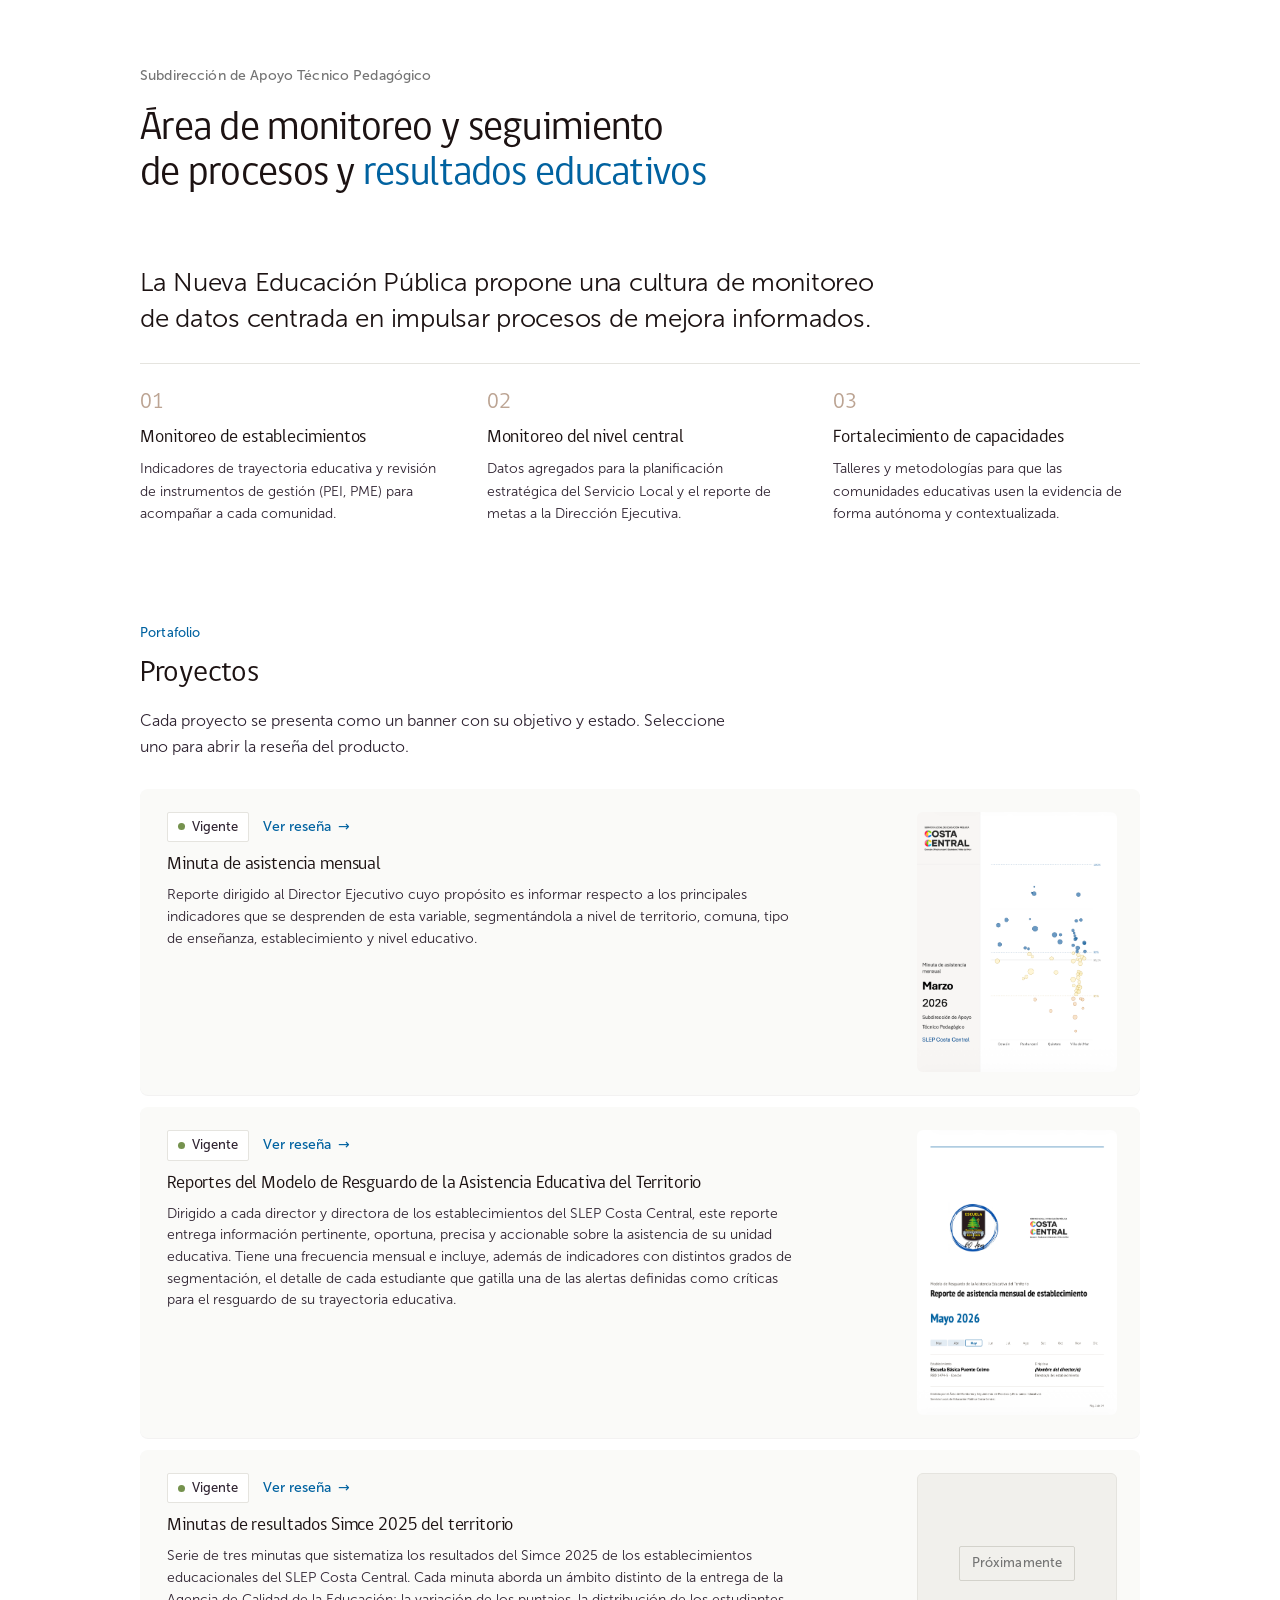
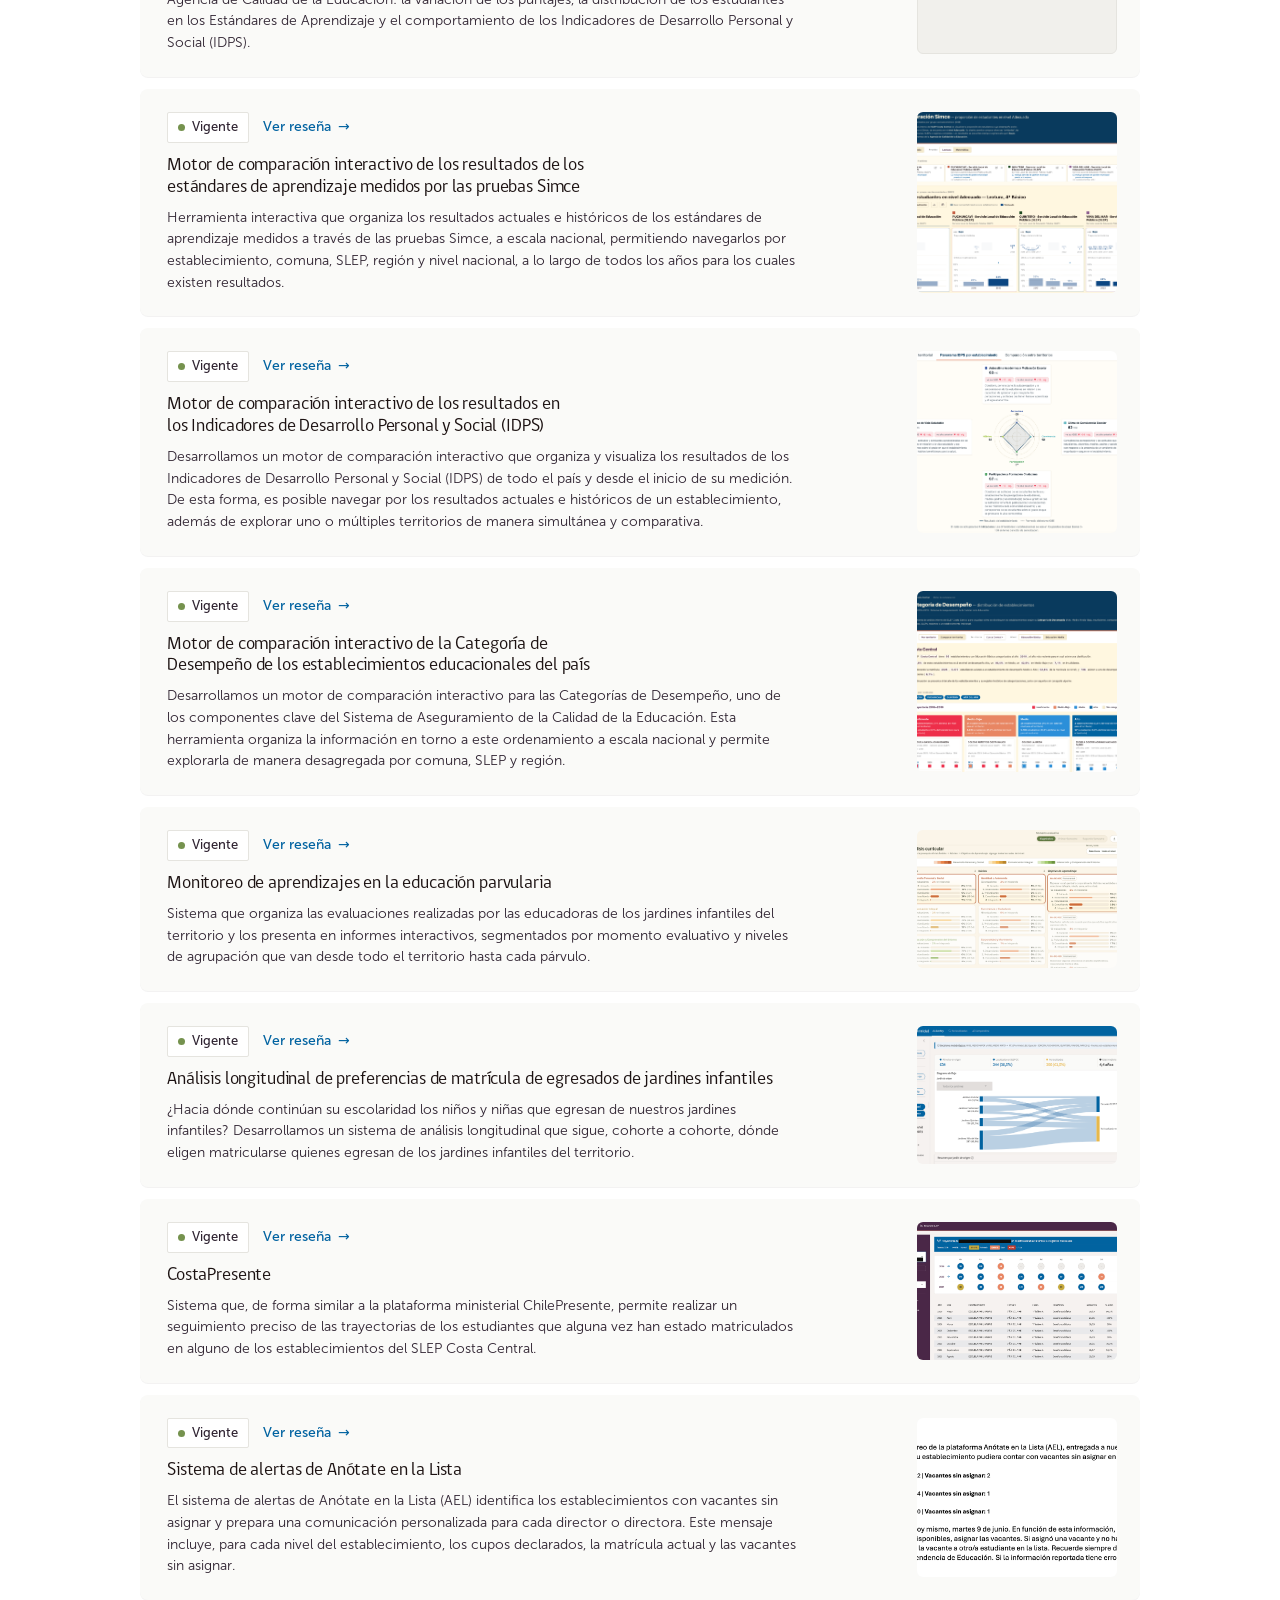
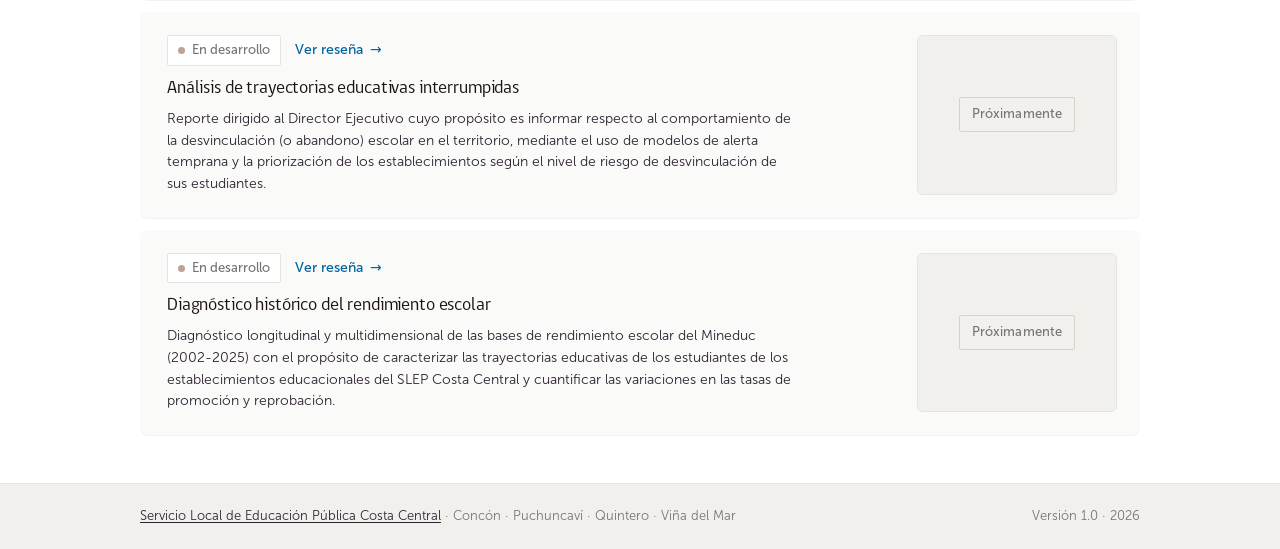
<file: index.html>
<!DOCTYPE html>
<html lang="es-CL">
<head>
<meta charset="UTF-8" />
<meta name="viewport" content="width=device-width, initial-scale=1.0" />
<title>Área de Monitoreo | SLEP Costa Central</title>
<meta name="description" content="Área de Monitoreo y Seguimiento de Procesos y Resultados Educativos del SLEP Costa Central. Producción y análisis de datos para la mejora educativa territorial." />
<meta name="theme-color" content="#FFFBEF" />

<!-- Open Graph (Facebook, WhatsApp, LinkedIn, Slack) -->
<meta property="og:type" content="website" />
<meta property="og:site_name" content="SLEP Costa Central" />
<meta property="og:title" content="Área de monitoreo y seguimiento de procesos y resultados educativos" />
<meta property="og:description" content="Producción y análisis de datos para la mejora educativa territorial del SLEP Costa Central." />
<meta property="og:url" content="https://tomgc.github.io/slep_monitoreo/" />
<meta property="og:image" content="https://tomgc.github.io/slep_monitoreo/assets/og-image.png" />
<meta property="og:image:width" content="1200" />
<meta property="og:image:height" content="630" />
<meta property="og:image:alt" content="Área de monitoreo y seguimiento de procesos y resultados educativos — SLEP Costa Central" />
<meta property="og:locale" content="es_CL" />

<!-- Twitter Card -->
<meta name="twitter:card" content="summary_large_image" />
<meta name="twitter:title" content="Área de monitoreo y seguimiento de procesos y resultados educativos" />
<meta name="twitter:description" content="Producción y análisis de datos para la mejora educativa territorial del SLEP Costa Central." />
<meta name="twitter:image" content="https://tomgc.github.io/slep_monitoreo/assets/og-image.png" />
<meta name="twitter:image:alt" content="Área de monitoreo y seguimiento de procesos y resultados educativos — SLEP Costa Central" />

<link rel="icon" href="assets/logo-mark-cc.png" />
<link rel="stylesheet" href="styles.css" />
</head>
<body data-variant="d2" data-density="comfortable">

<!-- ====================== HERO ====================== -->
<section class="hero">
  <div class="shell">
    <p class="hero-eyebrow">Subdirección de Apoyo Técnico Pedagógico</p>
    <h1>Área de monitoreo y seguimiento de procesos y <em>resultados educativos</em></h1>
  </div>
</section>

<!-- ====================== ¿QUÉ HACE? ====================== -->
<section class="section" id="que-hace">
  <div class="shell">
    <p class="que-lead">La Nueva Educación Pública propone una cultura de monitoreo de datos centrada en impulsar procesos de mejora informados.</p>
    <div class="func-list">
      <div class="func-item">
        <div class="func-num">01</div>
        <div>
          <h3>Monitoreo de establecimientos</h3>
          <p>Indicadores de trayectoria educativa y revisión de instrumentos de gestión (PEI, PME) para acompañar a cada comunidad.</p>
        </div>
      </div>
      <div class="func-item">
        <div class="func-num">02</div>
        <div>
          <h3>Monitoreo del nivel central</h3>
          <p>Datos agregados para la planificación estratégica del Servicio Local y el reporte de metas a la Dirección Ejecutiva.</p>
        </div>
      </div>
      <div class="func-item">
        <div class="func-num">03</div>
        <div>
          <h3>Fortalecimiento de capacidades</h3>
          <p>Talleres y metodologías para que las comunidades educativas usen la evidencia de forma autónoma y contextualizada.</p>
        </div>
      </div>
    </div>
  </div>
</section>

<!-- ====================== PORTAFOLIO ====================== -->
<section class="section" id="portafolio">
  <div class="shell">
    <div class="section-head">
      <p class="eyebrow">Portafolio</p>
      <h2 class="section-title">Proyectos</h2>
      <p class="section-lede">Cada proyecto se presenta como un banner con su objetivo y estado. Seleccione uno para abrir la reseña del producto.</p>
    </div>

    <div class="banner-list" id="bannerList"></div>
  </div>
</section>

<!-- ====================== TRAYECTORIA ====================== -->
<!-- Oculta temporalmente (reversible: quitar el atributo hidden). Markup y datos HITOS se conservan. -->
<section class="section section--alt" id="trayectoria" hidden>
  <div class="shell">
    <div class="section-head">
      <p class="eyebrow">Trayectoria</p>
      <h2 class="section-title">Hitos</h2>
      <p class="section-lede">Una línea de tiempo del trabajo del Área, desde la instalación del Servicio Local hasta los productos en desarrollo.</p>
    </div>
    <div class="timeline-scroller">
      <div class="timeline" id="timeline"></div>
    </div>
    <p class="timeline-hint">
      <svg width="15" height="15" viewBox="0 0 24 24" fill="none" stroke="currentColor" stroke-width="1.6"><path d="M5 12h14M13 6l6 6-6 6"/></svg>
      Desplácese horizontalmente para ver todos los hitos
    </p>
  </div>
</section>

<!-- ====================== FOOTER ====================== -->
<footer class="site-footer">
  <div class="shell">
    <div class="footer-legal">
      <span><a href="https://slepcostacentral.gob.cl" target="_blank" rel="noopener">Servicio Local de Educación Pública Costa Central</a> · Concón · Puchuncaví · Quintero · Viña del Mar</span>
      <span>Versión 1.0 · 2026</span>
    </div>
  </div>
</footer>

<!-- ====================== LIGHTBOX ====================== -->
<div class="lightbox" id="lightbox" role="dialog" aria-modal="true" aria-label="Reseña del producto">
  <div class="lb-card">
    <button class="lb-close" id="lbClose" aria-label="Cerrar">&times;</button>
    <div class="lb-gallery">
      <div class="lb-stage" id="lbStage">
        <button class="lb-nav prev" id="lbPrev" aria-label="Captura anterior">&#8249;</button>
        <button class="lb-nav next" id="lbNext" aria-label="Captura siguiente">&#8250;</button>
        <span class="lb-count" id="lbCount"></span>
      </div>
      <div class="lb-dots" id="lbDots"></div>
    </div>
    <div class="lb-text">
      <span class="banner-type" id="lbType">Reporte</span>
      <h3 id="lbTitle">Título del proyecto</h3>
      <div id="lbObj" class="lb-obj"><p>Reseña del proyecto.</p></div>
    </div>
  </div>
</div>

<script src="data.js"></script>
<script src="app.js"></script>
</body>
</html>
</file>
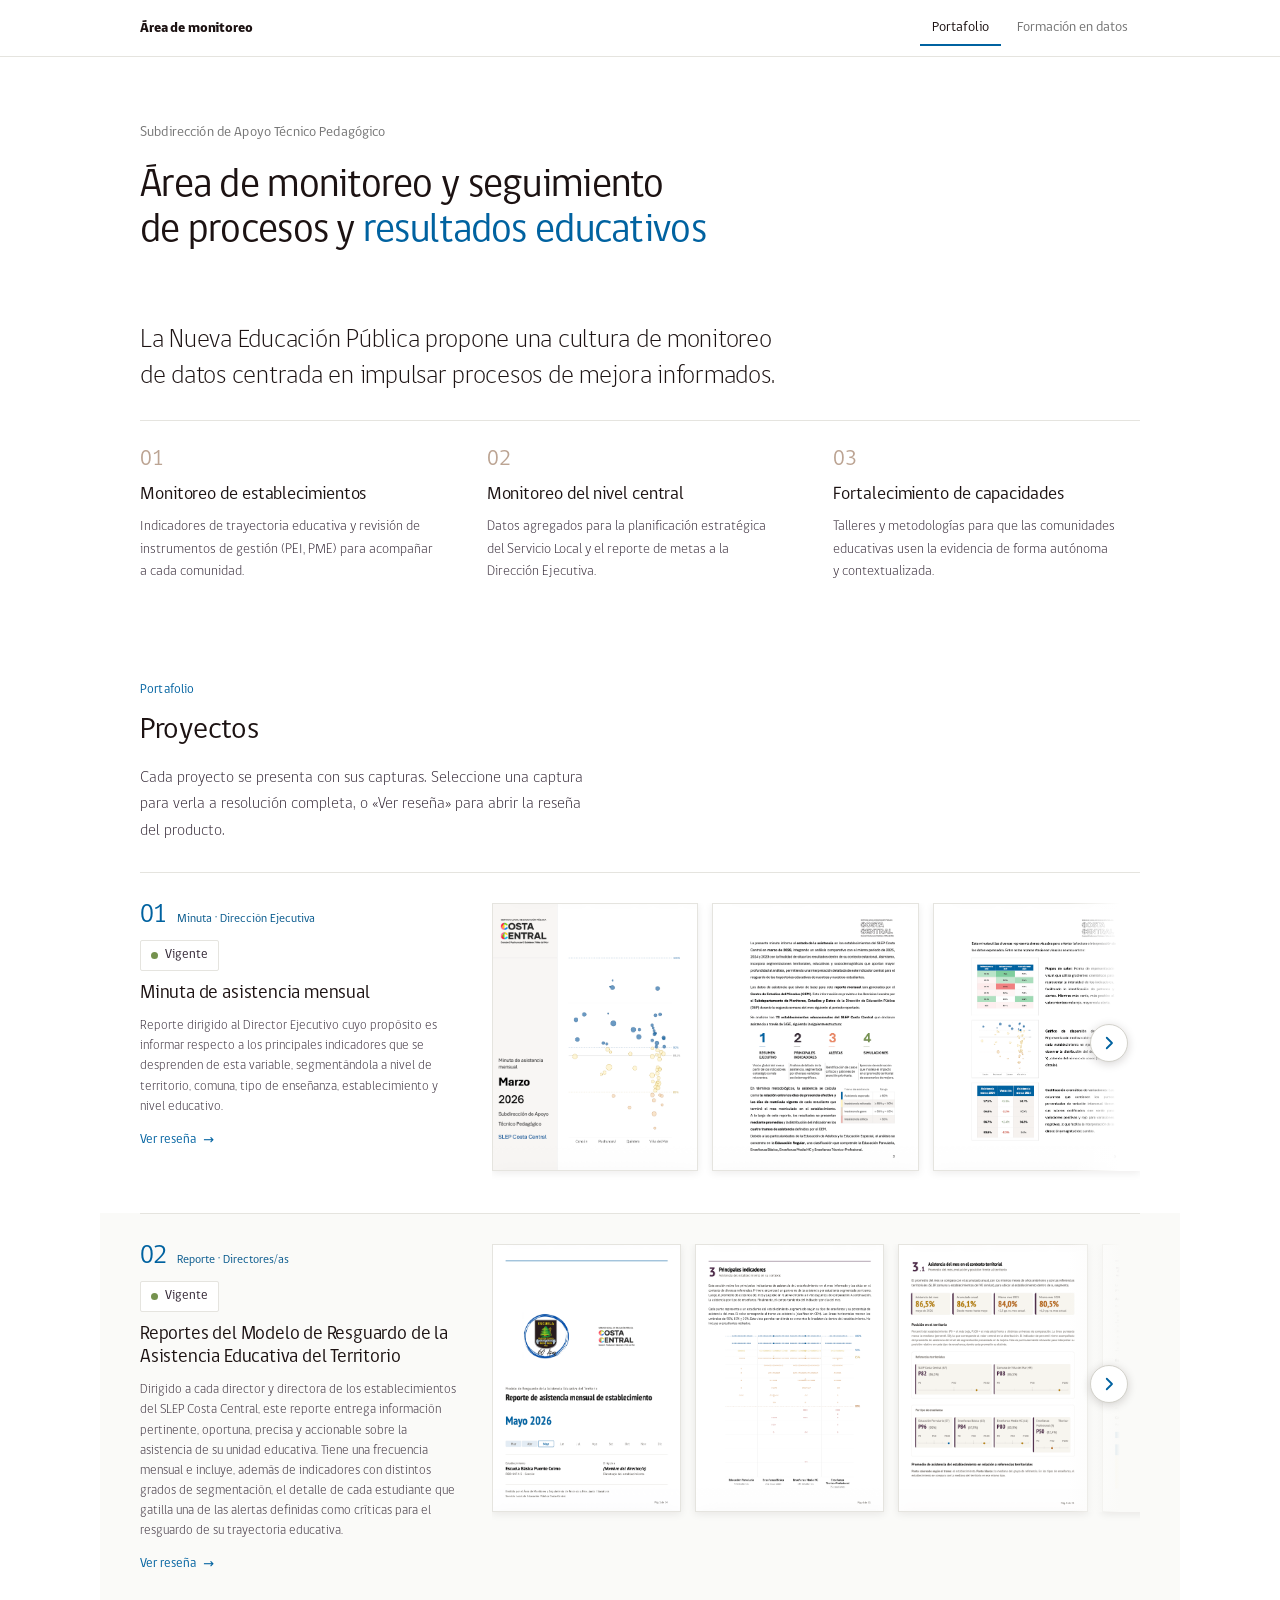
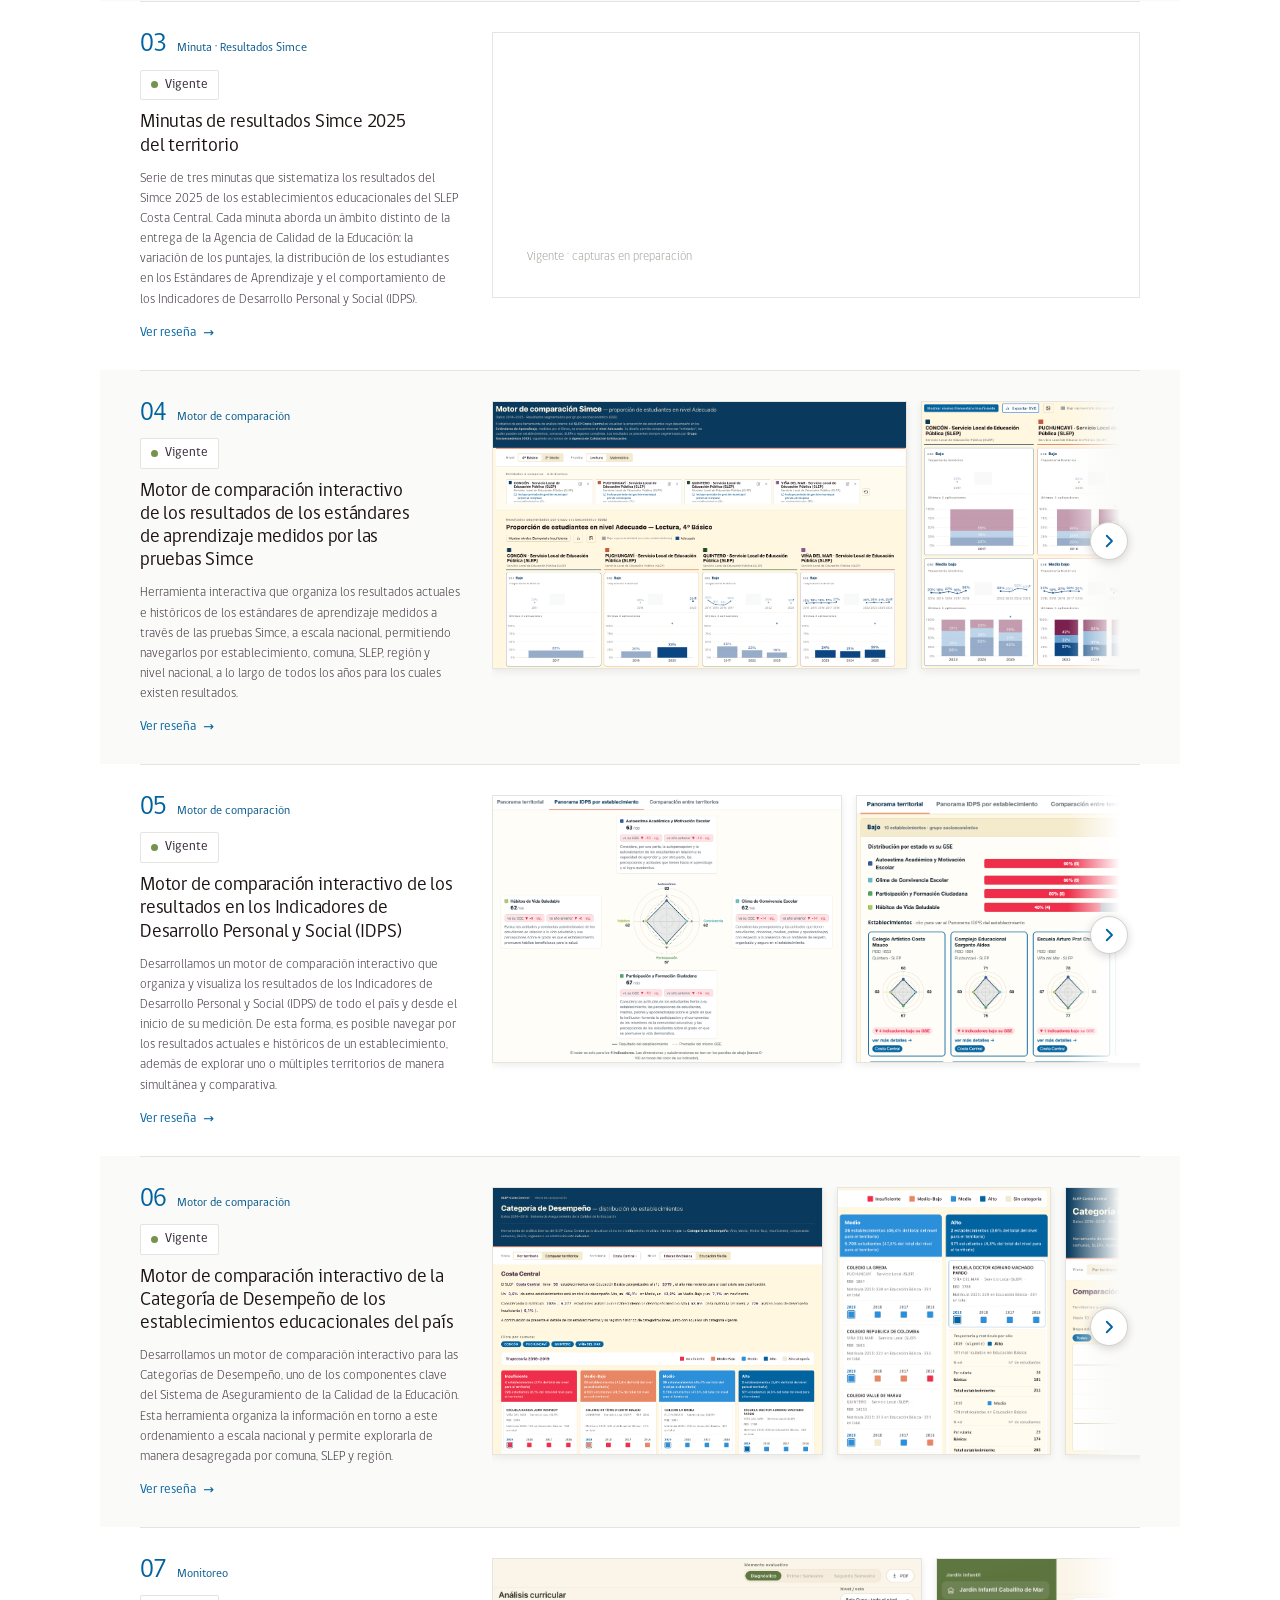
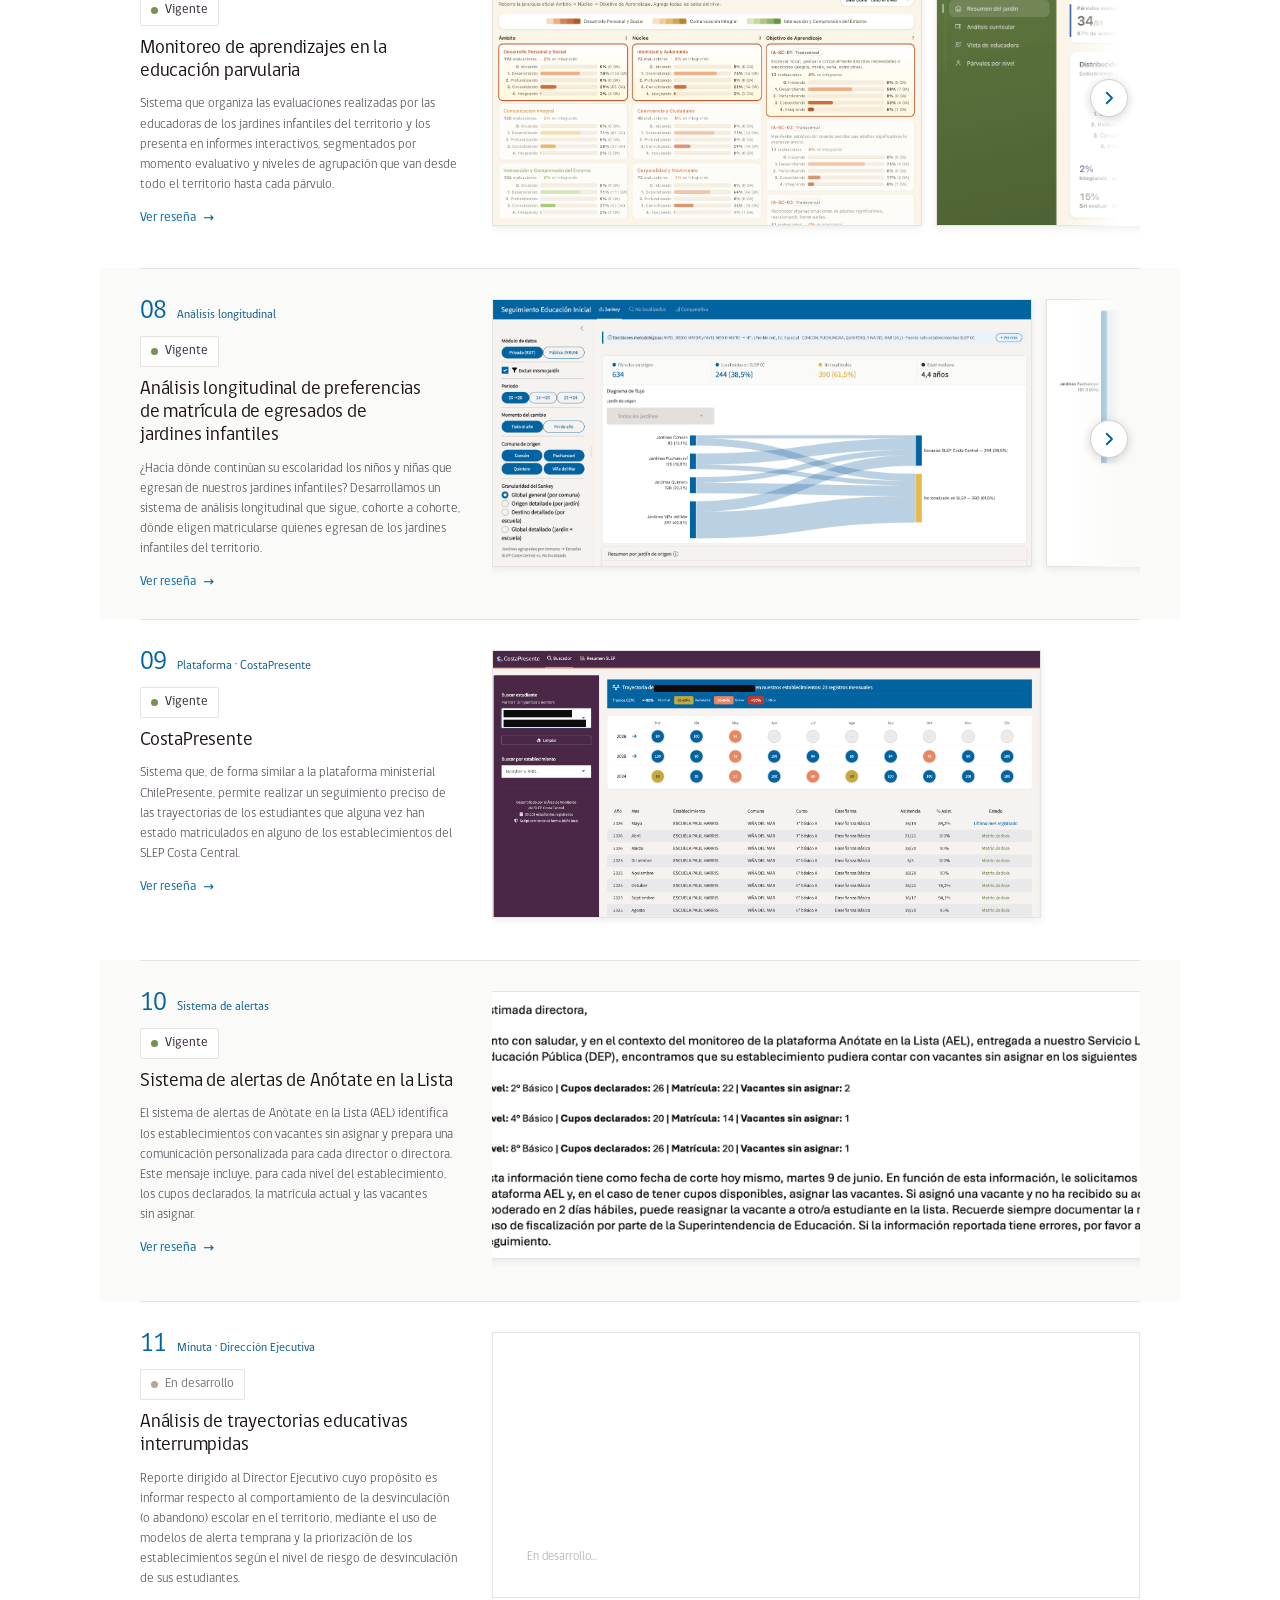
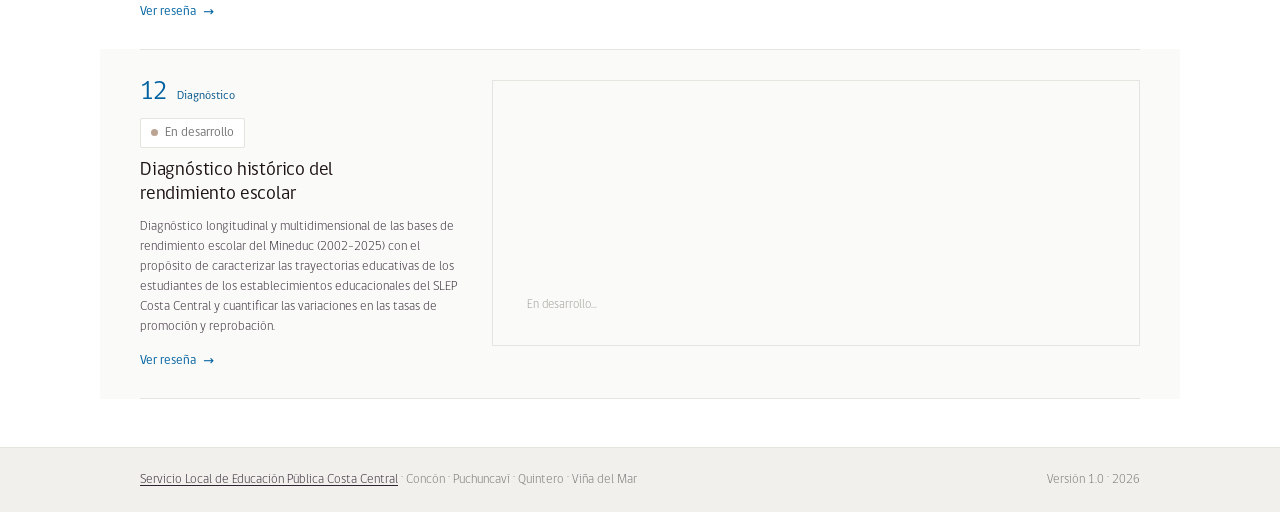
<file: docs/index.html>
<!DOCTYPE html>
<html lang="es-CL">
<head>
<meta charset="UTF-8" />
<meta name="viewport" content="width=device-width, initial-scale=1.0" />
<title>Área de Monitoreo | SLEP Costa Central</title>
<meta name="description" content="Área de Monitoreo y Seguimiento de Procesos y Resultados Educativos del SLEP Costa Central. Producción y análisis de datos para la mejora educativa territorial." />
<meta name="theme-color" content="#FFFBEF" />

<!-- Open Graph (Facebook, WhatsApp, LinkedIn, Slack) -->
<meta property="og:type" content="website" />
<meta property="og:site_name" content="SLEP Costa Central" />
<meta property="og:title" content="Área de monitoreo y seguimiento de procesos y resultados educativos" />
<meta property="og:description" content="Producción y análisis de datos para la mejora educativa territorial del SLEP Costa Central." />
<meta property="og:url" content="https://tomgc.github.io/slep_monitoreo/" />
<meta property="og:image" content="https://tomgc.github.io/slep_monitoreo/assets/og-image.png" />
<meta property="og:image:width" content="1200" />
<meta property="og:image:height" content="630" />
<meta property="og:image:alt" content="Área de monitoreo y seguimiento de procesos y resultados educativos — SLEP Costa Central" />
<meta property="og:locale" content="es_CL" />

<!-- Twitter Card -->
<meta name="twitter:card" content="summary_large_image" />
<meta name="twitter:title" content="Área de monitoreo y seguimiento de procesos y resultados educativos" />
<meta name="twitter:description" content="Producción y análisis de datos para la mejora educativa territorial del SLEP Costa Central." />
<meta name="twitter:image" content="https://tomgc.github.io/slep_monitoreo/assets/og-image.png" />
<meta name="twitter:image:alt" content="Área de monitoreo y seguimiento de procesos y resultados educativos — SLEP Costa Central" />

<link rel="icon" href="assets/logo-mark-cc.png" />
<link rel="stylesheet" href="styles.css" />
</head>
<body data-variant="d2" data-density="comfortable">

<!-- ====================== NAVEGACIÓN ====================== -->
<nav class="topbar" aria-label="Secciones del sitio">
  <div class="shell topbar-inner">
    <a class="topbar-brand" href="index.html">Área de monitoreo</a>
    <ul class="topbar-links">
      <li><a href="index.html" aria-current="page">Portafolio</a></li>
      <li><a href="formacion.html">Formación en datos</a></li>
    </ul>
  </div>
</nav>

<!-- ====================== HERO ====================== -->
<section class="hero">
  <div class="shell">
    <p class="hero-eyebrow">Subdirección de Apoyo Técnico Pedagógico</p>
    <h1>Área de monitoreo y seguimiento de procesos y <em>resultados educativos</em></h1>
  </div>
</section>

<!-- ====================== ¿QUÉ HACE? ====================== -->
<section class="section" id="que-hace">
  <div class="shell">
    <p class="que-lead">La Nueva Educación Pública propone una cultura de monitoreo de datos centrada en impulsar procesos de mejora informados.</p>
    <div class="func-list">
      <div class="func-item">
        <div class="func-num">01</div>
        <div>
          <h3>Monitoreo de establecimientos</h3>
          <p>Indicadores de trayectoria educativa y revisión de instrumentos de gestión (PEI, PME) para acompañar a cada comunidad.</p>
        </div>
      </div>
      <div class="func-item">
        <div class="func-num">02</div>
        <div>
          <h3>Monitoreo del nivel central</h3>
          <p>Datos agregados para la planificación estratégica del Servicio Local y el reporte de metas a la Dirección Ejecutiva.</p>
        </div>
      </div>
      <div class="func-item">
        <div class="func-num">03</div>
        <div>
          <h3>Fortalecimiento de capacidades</h3>
          <p>Talleres y metodologías para que las comunidades educativas usen la evidencia de forma autónoma y contextualizada.</p>
        </div>
      </div>
    </div>
  </div>
</section>

<!-- ====================== PORTAFOLIO ====================== -->
<section class="section" id="portafolio">
  <div class="shell">
    <div class="section-head">
      <p class="eyebrow">Portafolio</p>
      <h2 class="section-title">Proyectos</h2>
      <p class="section-lede">Cada proyecto se presenta con sus capturas. Seleccione una captura para verla a resolución completa, o «Ver reseña» para abrir la reseña del producto.</p>
    </div>

    <div class="pliego" id="pliego"></div>
  </div>
</section>

<!-- ====================== TRAYECTORIA ====================== -->
<!-- Oculta temporalmente (reversible: quitar el atributo hidden). Markup y datos HITOS se conservan. -->
<section class="section section--alt" id="trayectoria" hidden>
  <div class="shell">
    <div class="section-head">
      <p class="eyebrow">Trayectoria</p>
      <h2 class="section-title">Hitos</h2>
      <p class="section-lede">Una línea de tiempo del trabajo del Área, desde la instalación del Servicio Local hasta los productos en desarrollo.</p>
    </div>
    <div class="timeline-scroller">
      <div class="timeline" id="timeline"></div>
    </div>
    <p class="timeline-hint">
      <svg width="15" height="15" viewBox="0 0 24 24" fill="none" stroke="currentColor" stroke-width="1.6"><path d="M5 12h14M13 6l6 6-6 6"/></svg>
      Desplácese horizontalmente para ver todos los hitos
    </p>
  </div>
</section>

<!-- ====================== FOOTER ====================== -->
<footer class="site-footer">
  <div class="shell">
    <div class="footer-legal">
      <span><a href="https://slepcostacentral.gob.cl" target="_blank" rel="noopener">Servicio Local de Educación Pública Costa Central</a> · Concón · Puchuncaví · Quintero · Viña del Mar</span>
      <span>Versión 1.0 · 2026</span>
    </div>
  </div>
</footer>

<!-- ====================== LIGHTBOX ====================== -->
<div class="lightbox" id="lightbox" role="dialog" aria-modal="true" aria-label="Reseña del producto">
  <div class="lb-card">
    <button class="lb-close" id="lbClose" aria-label="Cerrar">&times;</button>
    <div class="lb-gallery">
      <div class="lb-stage" id="lbStage">
        <button class="lb-nav prev" id="lbPrev" aria-label="Captura anterior">&#8249;</button>
        <button class="lb-nav next" id="lbNext" aria-label="Captura siguiente">&#8250;</button>
        <span class="lb-count" id="lbCount"></span>
      </div>
      <div class="lb-dots" id="lbDots"></div>
    </div>
    <div class="lb-text">
      <span class="banner-type" id="lbType">Reporte</span>
      <h3 id="lbTitle">Título del proyecto</h3>
      <div id="lbObj" class="lb-obj"><p>Reseña del proyecto.</p></div>
    </div>
  </div>
</div>

<script src="data.js"></script>
<script src="app.js"></script>
</body>
</html>
</file>
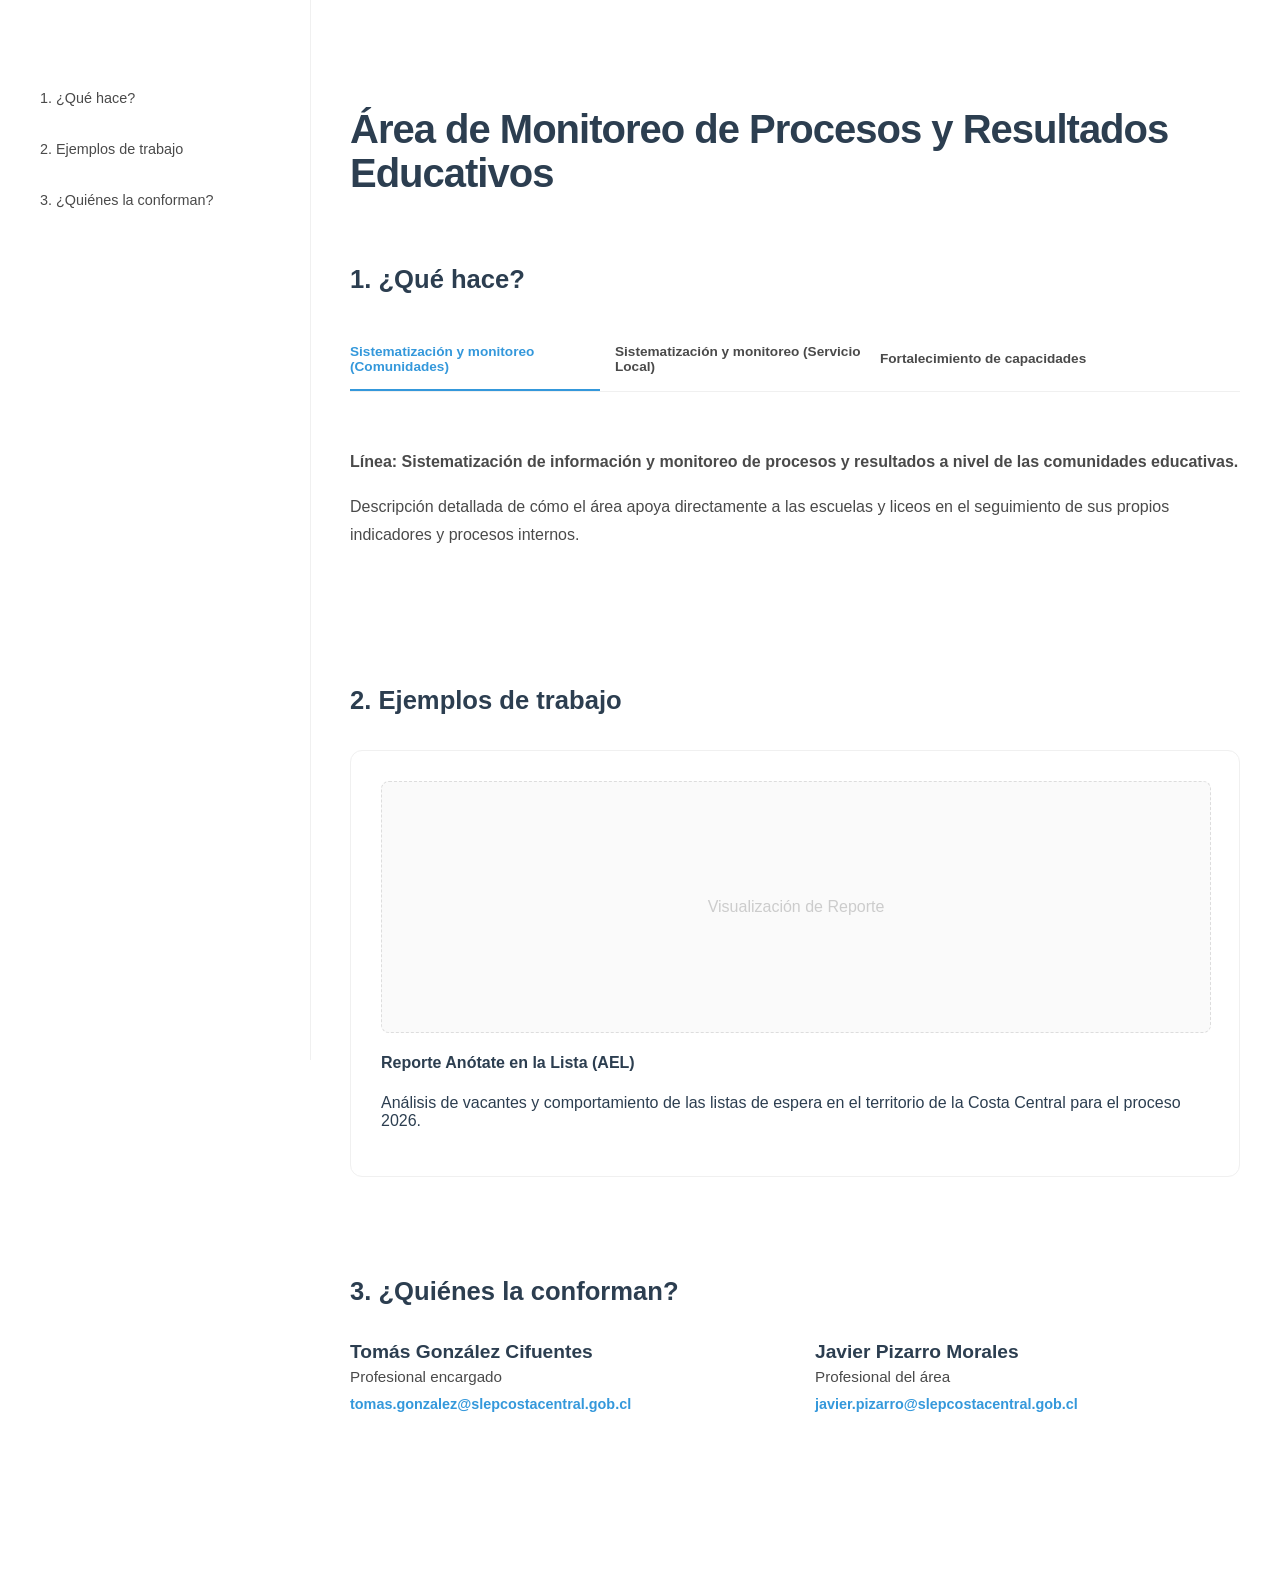
<file: sitio web presentación.html>
<!DOCTYPE html>
<html lang="es">
<head>
    <meta charset="UTF-8">
    <meta name="viewport" content="width=device-width, initial-scale=1.0">
    <title>Monitoreo de Procesos y Resultados Educativos</title>
    <style>
        :root {
            --primary-navy: #2c3e50;
            --accent-blue: #3498db;
            --text-gray: #4a4a4a;
            --light-border: #f0f0f0;
        }

        html {
            scroll-behavior: smooth;
        }

        body {
            font-family: 'Inter', -apple-system, BlinkMacSystemFont, 'Segoe UI', Roboto, sans-serif;
            margin: 0;
            display: flex;
            background-color: #ffffff;
            color: var(--primary-navy);
        }

        /* --- MENÚ LATERAL INTEGRADO (STICKY) --- */
        nav#side-nav {
            width: 250px;
            height: 100vh;
            position: fixed;
            top: 0;
            left: 0;
            padding: 80px 30px;
            background: #ffffff;
            border-right: 1px solid var(--light-border);
            display: flex;
            flex-direction: column;
            gap: 15px;
        }

        nav#side-nav a {
            text-decoration: none;
            color: var(--text-gray);
            font-size: 0.9rem;
            padding: 10px;
            transition: all 0.2s ease;
            border-radius: 4px;
        }

        nav#side-nav a:hover {
            color: var(--accent-blue);
            background-color: #f8faff;
        }

        /* --- CONTENIDO --- */
        main {
            margin-left: 310px;
            padding: 80px 40px;
            width: 100%;
            max-width: 950px;
        }

        header h1 {
            font-size: 2.5rem;
            font-weight: 800;
            margin-bottom: 70px;
            line-height: 1.1;
            letter-spacing: -1px;
        }

        section {
            margin-bottom: 100px;
        }

        h2 {
            font-size: 1.6rem;
            margin-bottom: 35px;
            font-weight: 700;
        }

        /* --- SECCIÓN 1: PESTAÑAS (TABS) --- */
        .tabs-container {
            display: flex;
            flex-direction: column;
            gap: 20px;
        }

        .tabs-header {
            display: flex;
            gap: 15px;
            border-bottom: 1px solid var(--light-border);
        }

        .tab-link {
            background: none;
            border: none;
            padding: 15px 0;
            cursor: pointer;
            font-size: 0.85rem;
            color: var(--text-gray);
            font-weight: 600;
            border-bottom: 2px solid transparent;
            text-align: left;
            max-width: 250px;
            transition: 0.3s;
        }

        .tab-link.active {
            color: var(--accent-blue);
            border-bottom-color: var(--accent-blue);
        }

        .tab-body {
            display: none;
            line-height: 1.8;
            color: var(--text-gray);
            padding: 20px 0;
            animation: fadeIn 0.4s;
        }

        .tab-body.active { display: block; }

        @keyframes fadeIn {
            from { opacity: 0; }
            to { opacity: 1; }
        }

        /* --- SECCIÓN 2: EJEMPLOS --- */
        .example-box {
            border: 1px solid var(--light-border);
            padding: 30px;
            border-radius: 12px;
            transition: 0.3s;
        }

        .example-box:hover {
            box-shadow: 0 10px 30px rgba(0,0,0,0.03);
        }

        .media-placeholder {
            width: 100%;
            height: 250px;
            background: #fafafa;
            border-radius: 8px;
            display: flex;
            align-items: center;
            justify-content: center;
            color: #ccc;
            margin-bottom: 20px;
            border: 1px dashed #ddd;
        }

        /* --- SECCIÓN 3: CONTACTO --- */
        .contact-grid {
            display: grid;
            grid-template-columns: 1fr 1fr;
            gap: 40px;
        }

        .card-person strong {
            display: block;
            font-size: 1.2rem;
            margin-bottom: 5px;
        }

        .card-person span {
            display: block;
            color: var(--text-gray);
            font-size: 0.95rem;
            margin-bottom: 10px;
        }

        .card-person a {
            color: var(--accent-blue);
            text-decoration: none;
            font-weight: 600;
            font-size: 0.9rem;
        }

        @media (max-width: 900px) {
            nav#side-nav { display: none; }
            main { margin-left: 0; padding: 40px 20px; }
            .tabs-header { flex-direction: column; gap: 0; }
            .tab-link { max-width: 100%; padding: 10px 0; }
            .contact-grid { grid-template-columns: 1fr; }
        }
    </style>
</head>
<body>

    <nav id="side-nav">
        <a href="#que-hace">1. ¿Qué hace?</a>
        <a href="#ejemplos">2. Ejemplos de trabajo</a>
        <a href="#quienes-somos">3. ¿Quiénes la conforman?</a>
    </nav>

    <main>
        <header>
            <h1>Área de Monitoreo de Procesos y Resultados Educativos</h1>
        </header>

        <section id="que-hace">
            <h2>1. ¿Qué hace?</h2>
            <div class="tabs-container">
                <div class="tabs-header">
                    <button class="tab-link active" onclick="openTab(event, 'linea1')">Sistematización y monitoreo (Comunidades)</button>
                    <button class="tab-link" onclick="openTab(event, 'linea2')">Sistematización y monitoreo (Servicio Local)</button>
                    <button class="tab-link" onclick="openTab(event, 'linea3')">Fortalecimiento de capacidades</button>
                </div>

                <div id="linea1" class="tab-body active">
                    <p><strong>Línea: Sistematización de información y monitoreo de procesos y resultados a nivel de las comunidades educativas.</strong></p>
                    <p>Descripción detallada de cómo el área apoya directamente a las escuelas y liceos en el seguimiento de sus propios indicadores y procesos internos.</p>
                </div>

                <div id="linea2" class="tab-body">
                    <p><strong>Línea: Sistematización de información y monitoreo de procesos y resultados a nivel del Servicio Local de Educación Pública.</strong></p>
                    <p>Descripción del trabajo de consolidación de datos a nivel macro para la gestión del SLEP Costa Central y el cumplimiento de metas institucionales.</p>
                </div>

                <div id="linea3" class="tab-body">
                    <p><strong>Línea: Fortalecimiento de capacidades para la toma de decisión basada en datos en el SLEP y las unidades educativas.</strong></p>
                    <p>Enfoque en la capacitación y entrega de herramientas técnicas para que los equipos directivos utilicen la información de manera estratégica.</p>
                </div>
            </div>
        </section>

        <section id="ejemplos">
            <h2>2. Ejemplos de trabajo</h2>
            <div class="example-box">
                <div class="media-placeholder">Visualización de Reporte</div>
                <h4>Reporte Anótate en la Lista (AEL)</h4>
                <p>Análisis de vacantes y comportamiento de las listas de espera en el territorio de la Costa Central para el proceso 2026.</p>
            </div>
        </section>

        <section id="quienes-somos">
            <h2>3. ¿Quiénes la conforman?</h2>
            <div class="contact-grid">
                <div class="card-person">
                    <strong>Tomás González Cifuentes</strong>
                    <span>Profesional encargado</span>
                    <a href="mailto:tomas.gonzalez@slepcostacentral.gob.cl">tomas.gonzalez@slepcostacentral.gob.cl</a>
                </div>
                <div class="card-person">
                    <strong>Javier Pizarro Morales</strong>
                    <span>Profesional del área</span>
                    <a href="mailto:javier.pizarro@slepcostacentral.gob.cl">javier.pizarro@slepcostacentral.gob.cl</a>
                </div>
            </div>
        </section>
    </main>

    <script>
        function openTab(evt, tabId) {
            let i, tabBody, tabLinks;
            tabBody = document.getElementsByClassName("tab-body");
            for (i = 0; i < tabBody.length; i++) {
                tabBody[i].classList.remove("active");
            }
            tabLinks = document.getElementsByClassName("tab-link");
            for (i = 0; i < tabLinks.length; i++) {
                tabLinks[i].classList.remove("active");
            }
            document.getElementById(tabId).classList.add("active");
            evt.currentTarget.classList.add("active");
        }
    </script>
</body>
</html>
</file>
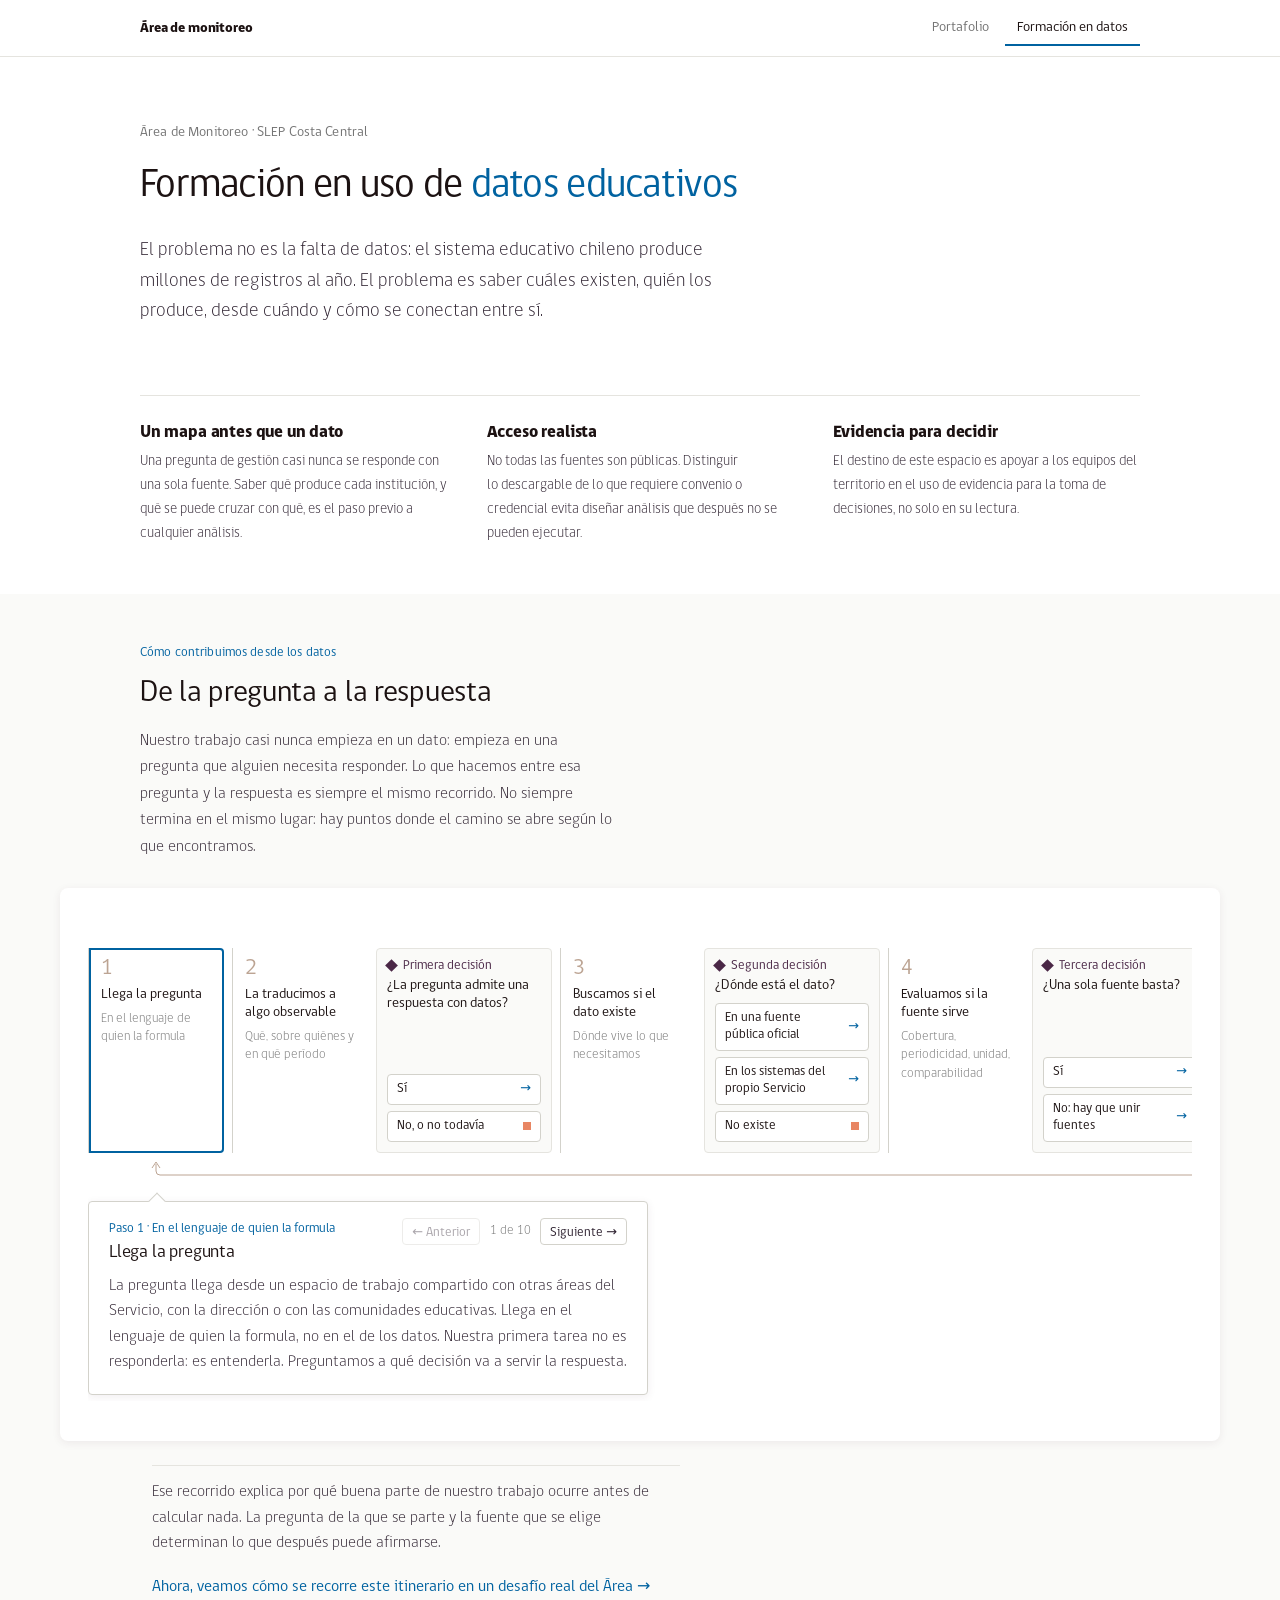
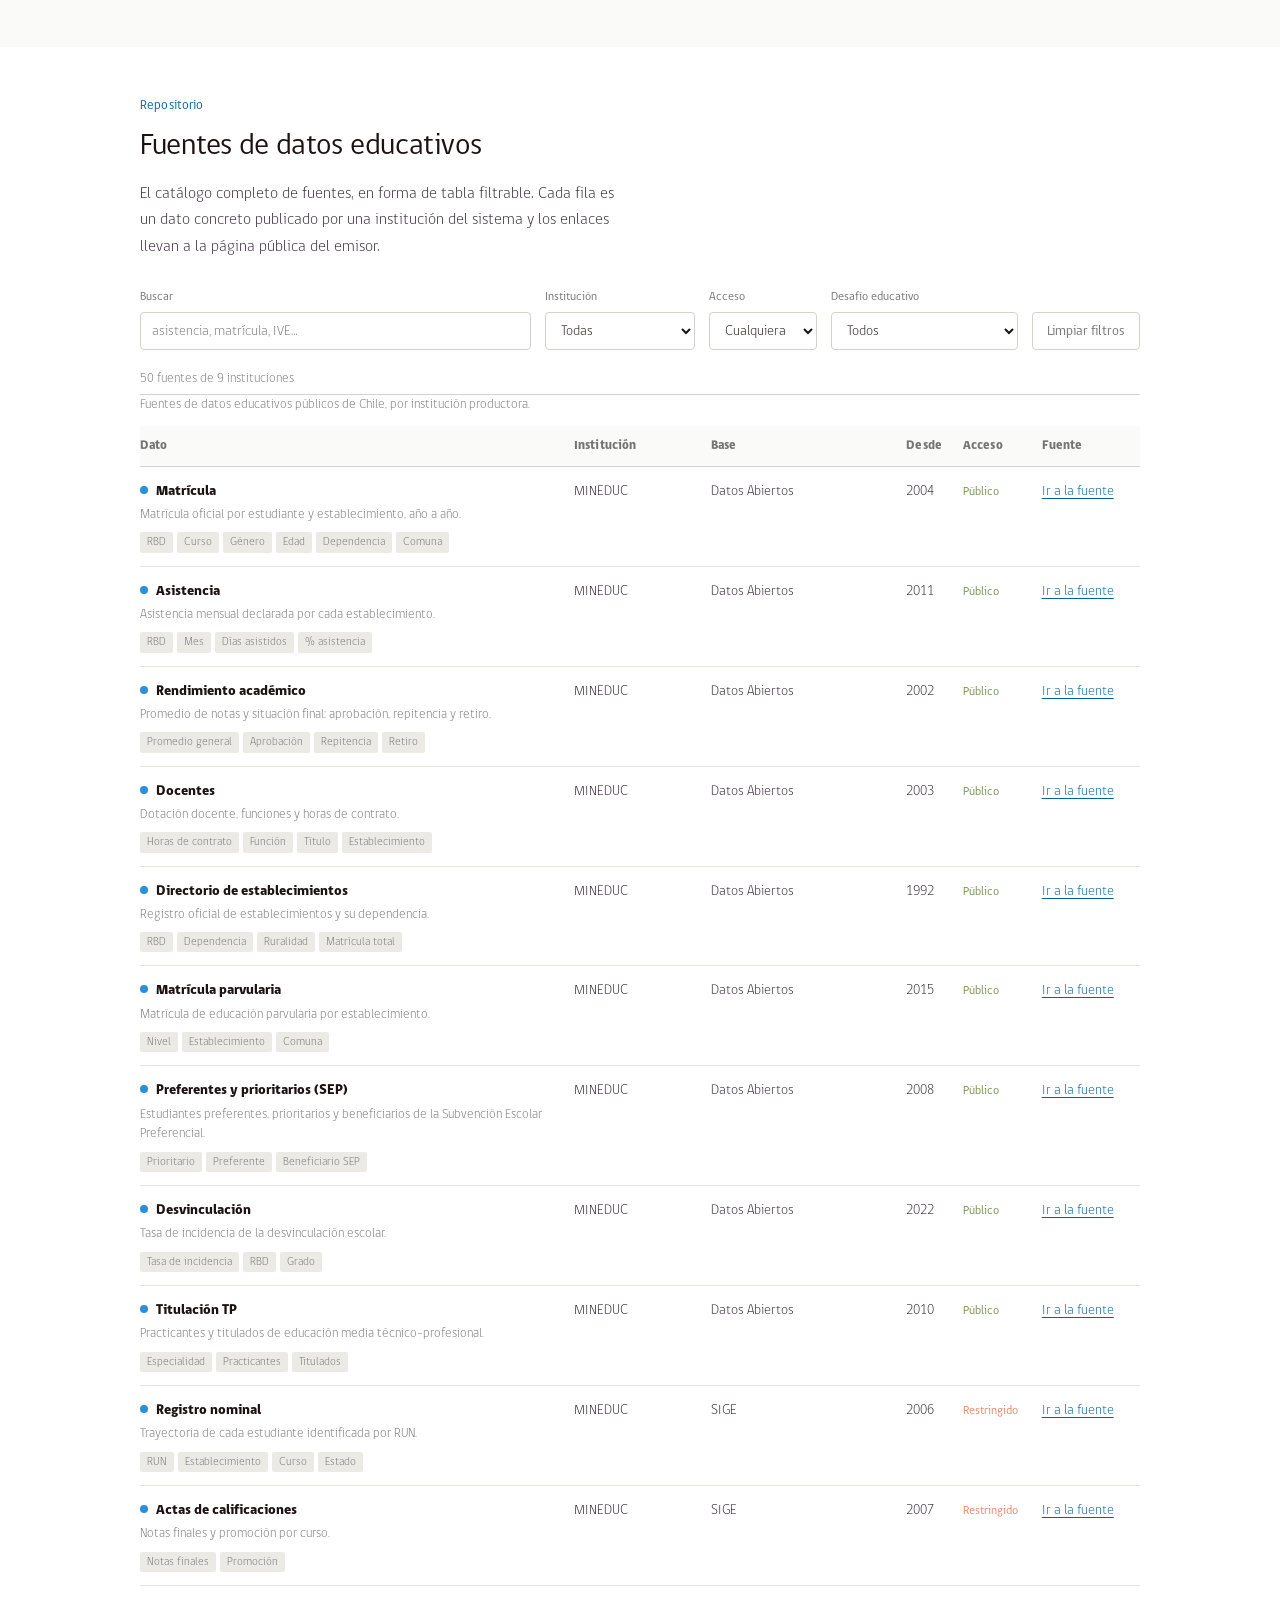
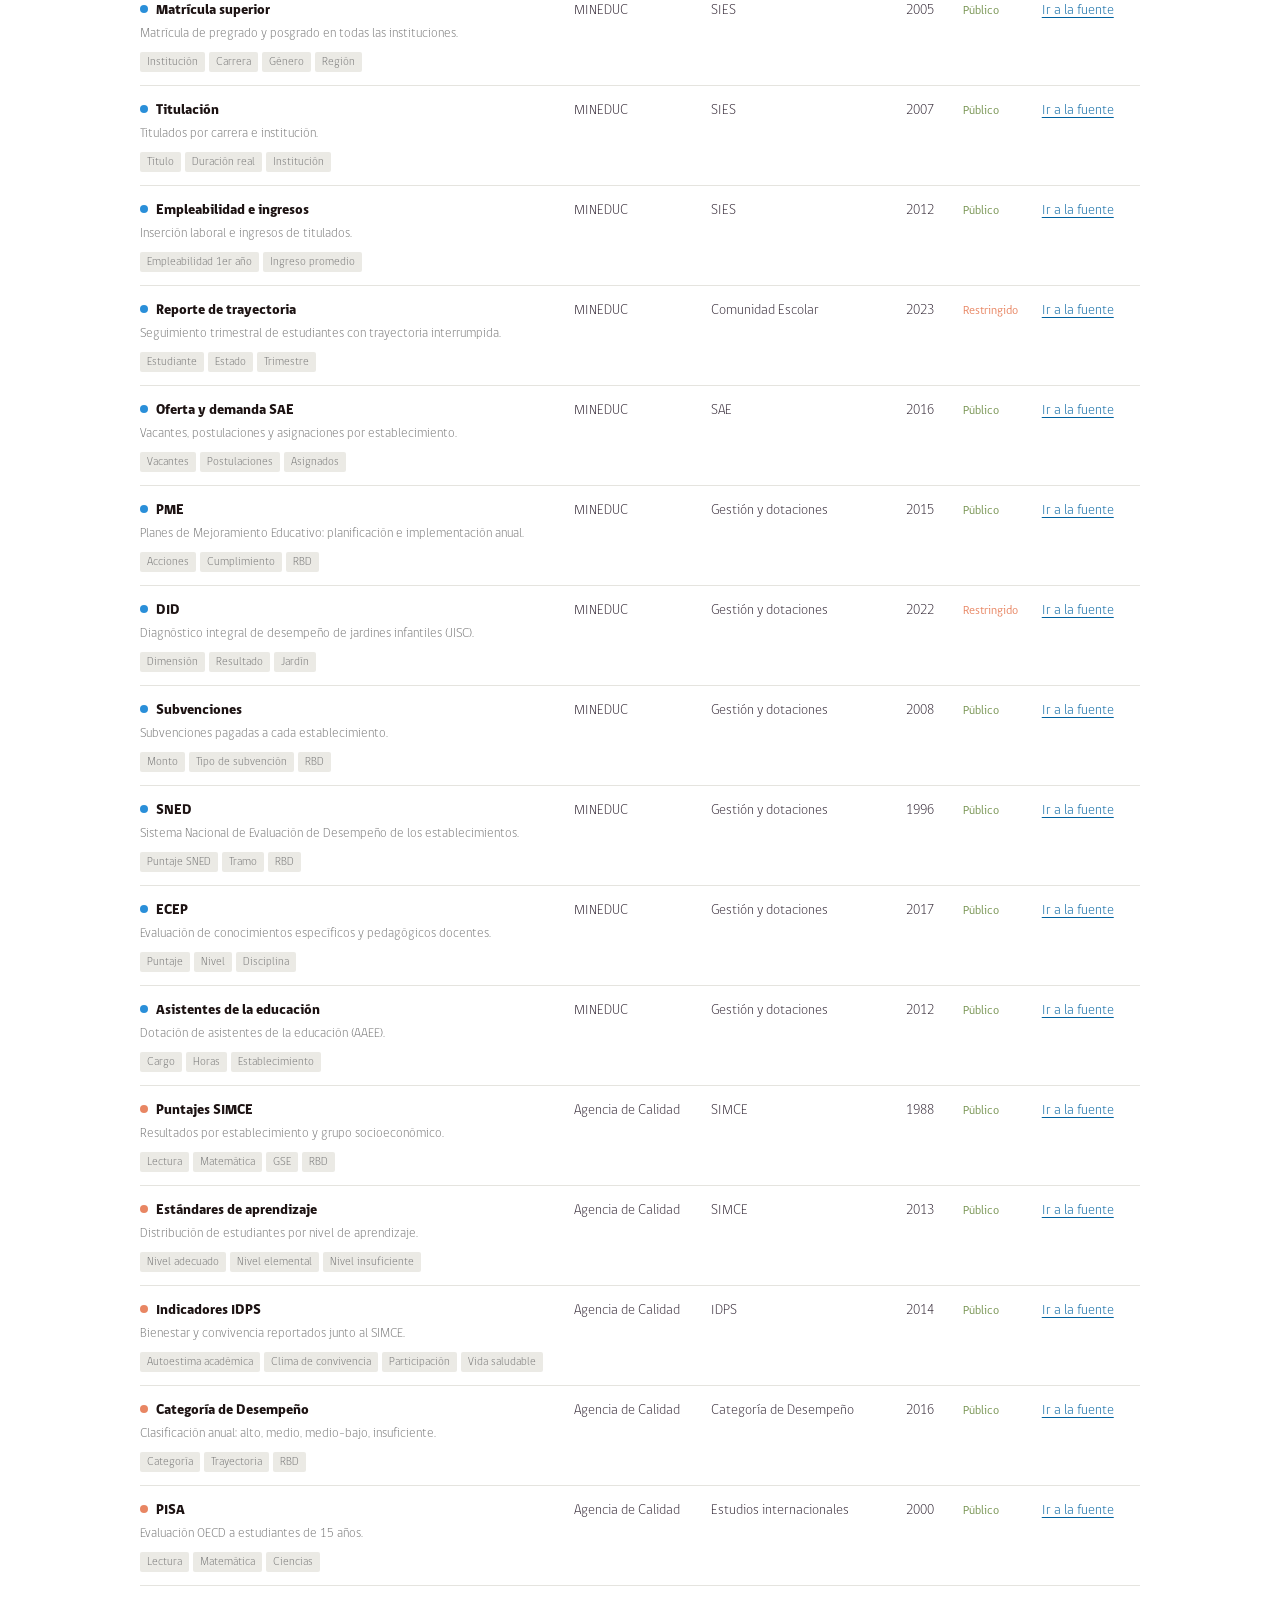
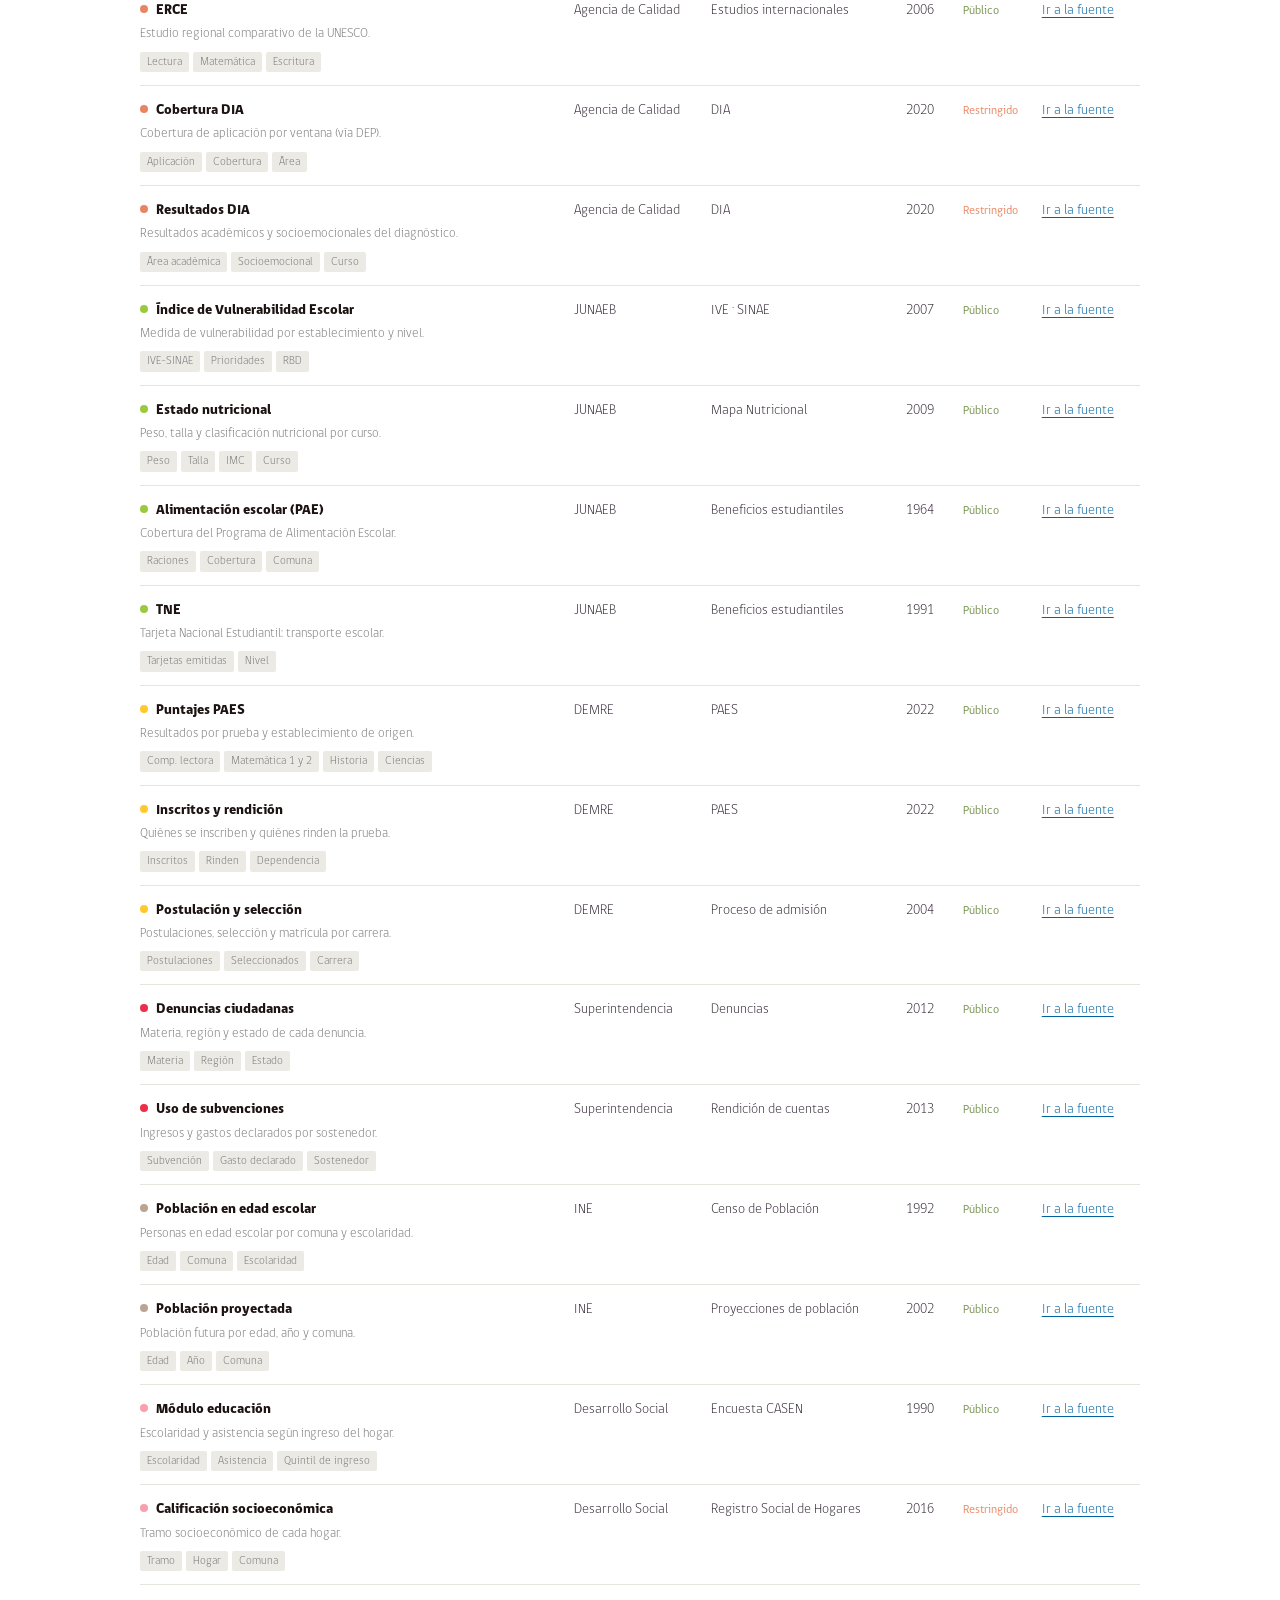
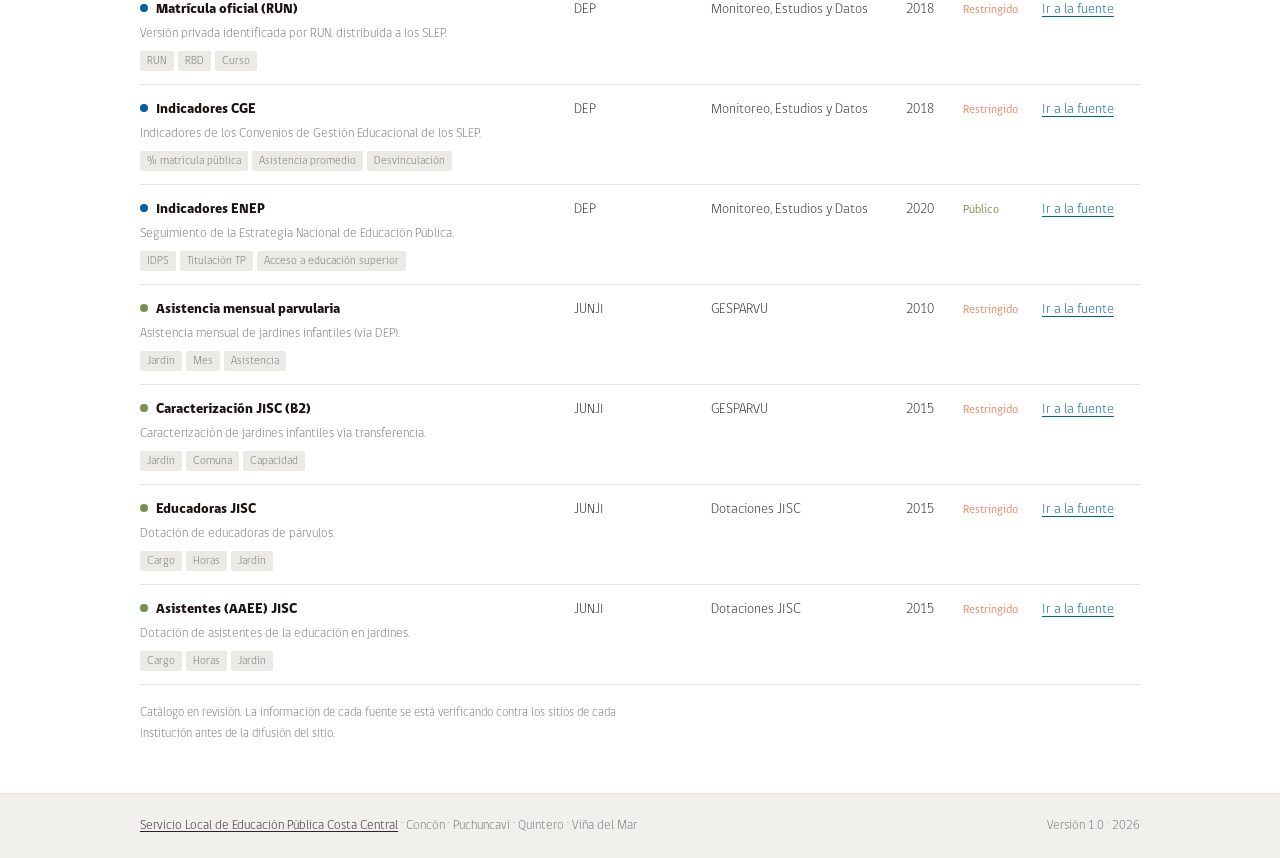
<file: docs/formacion.html>
<!DOCTYPE html>
<html lang="es-CL">
<head>
<meta charset="UTF-8" />
<meta name="viewport" content="width=device-width, initial-scale=1.0" />
<title>Formación en uso de datos educativos | SLEP Costa Central</title>
<meta name="description" content="Repositorio de fuentes de datos educativos públicos de Chile y espacio de formación en su uso para la toma de decisiones basada en evidencia. Área de Monitoreo, SLEP Costa Central." />
<meta name="theme-color" content="#FFFBEF" />

<!-- Open Graph (Facebook, WhatsApp, LinkedIn, Slack) -->
<meta property="og:type" content="website" />
<meta property="og:site_name" content="SLEP Costa Central" />
<meta property="og:title" content="Formación en uso de datos educativos" />
<meta property="og:description" content="Qué fuentes de datos educativos existen en Chile, quién las produce, desde cuándo y cómo se conectan entre sí." />
<meta property="og:url" content="https://tomgc.github.io/slep_monitoreo/formacion.html" />
<meta property="og:image" content="https://tomgc.github.io/slep_monitoreo/assets/og-image.png" />
<meta property="og:image:width" content="1200" />
<meta property="og:image:height" content="630" />
<meta property="og:image:alt" content="Área de monitoreo y seguimiento de procesos y resultados educativos — SLEP Costa Central" />
<meta property="og:locale" content="es_CL" />

<!-- Twitter Card -->
<meta name="twitter:card" content="summary_large_image" />
<meta name="twitter:title" content="Formación en uso de datos educativos" />
<meta name="twitter:description" content="Qué fuentes de datos educativos existen en Chile, quién las produce, desde cuándo y cómo se conectan entre sí." />
<meta name="twitter:image" content="https://tomgc.github.io/slep_monitoreo/assets/og-image.png" />
<meta name="twitter:image:alt" content="Área de monitoreo y seguimiento de procesos y resultados educativos — SLEP Costa Central" />

<link rel="icon" href="assets/logo-mark-cc.png" />
<link rel="stylesheet" href="styles.css" />
<link rel="stylesheet" href="formacion.css" />
</head>
<body data-variant="d2" data-density="comfortable">

<!-- ====================== NAVEGACIÓN ====================== -->
<nav class="topbar" aria-label="Secciones del sitio">
  <div class="shell topbar-inner">
    <a class="topbar-brand" href="index.html">Área de monitoreo</a>
    <ul class="topbar-links">
      <li><a href="index.html">Portafolio</a></li>
      <li><a href="formacion.html" aria-current="page">Formación en datos</a></li>
    </ul>
  </div>
</nav>

<!-- ====================== HERO ====================== -->
<section class="hero">
  <div class="shell">
    <p class="hero-eyebrow">Área de Monitoreo · SLEP Costa Central</p>
    <h1>Formación en uso de <em>datos educativos</em></h1>
    <p class="hero-lede">El problema no es la falta de datos: el sistema educativo chileno produce millones de registros al año. El problema es saber cuáles existen, quién los produce, desde cuándo y cómo se conectan entre sí.</p>
  </div>
</section>

<!-- ====================== PARA QUÉ ====================== -->
<section class="section" id="proposito">
  <div class="shell">
    <div class="fm-proposito">
      <div>
        <h3>Un mapa antes que un dato</h3>
        <p>Una pregunta de gestión casi nunca se responde con una sola fuente. Saber qué produce cada institución, y qué se puede cruzar con qué, es el paso previo a cualquier análisis.</p>
      </div>
      <div>
        <h3>Acceso realista</h3>
        <p>No todas las fuentes son públicas. Distinguir lo descargable de lo que requiere convenio o credencial evita diseñar análisis que después no se pueden ejecutar.</p>
      </div>
      <div>
        <h3>Evidencia para decidir</h3>
        <p>El destino de este espacio es apoyar a los equipos del territorio en el uso de evidencia para la toma de decisiones, no solo en su lectura.</p>
      </div>
    </div>
  </div>
</section>

<!-- ====================== RECORRIDO (ELEMENTO 2) ====================== -->
<section class="section section--alt" id="recorrido" aria-labelledby="recorridoTitulo">
  <div class="shell">
    <div class="section-head">
      <p class="eyebrow">Cómo contribuimos desde los datos</p>
      <h2 class="section-title" id="recorridoTitulo">De la pregunta a la respuesta</h2>
      <p class="section-lede">Nuestro trabajo casi nunca empieza en un dato: empieza en una pregunta que alguien necesita responder. Lo que hacemos entre esa pregunta y la respuesta es siempre el mismo recorrido. No siempre termina en el mismo lugar: hay puntos donde el camino se abre según lo que encontramos.</p>
    </div>
  </div>

  <div class="fm-ruta-ancho">
    <div class="fm-ruta" id="fmRuta">
      <!-- El lienzo aloja la pista y el globo en un mismo plano desplazable:
           el globo se ancla al nodo elegido, de modo que si se quedara fuera
           del desplazamiento quedaria desalineado de su muesca. -->
      <div class="fm-ruta-mapa" id="fmRutaMapa">
        <div class="fm-ruta-lienzo">
          <div class="fm-ruta-pista">
            <div class="fm-ruta-fila" id="fmRutaFila"></div>
            <!-- El trazo lo construye el script a partir de bGeo(): ni el origen,
                 ni el destino, ni el ancho quedan escritos aquí. -->
            <svg class="fm-ruta-retorno" id="fmRutaRetorno" aria-hidden="true" focusable="false"></svg>
          </div>

          <div class="fm-ruta-globo" id="fmRutaGlobo" aria-live="polite">
            <span class="fm-ruta-globo-muesca" id="fmRutaMuesca" aria-hidden="true"></span>
            <div class="fm-ruta-globo-cab">
              <div>
                <p class="fm-ruta-globo-kicker" id="fmRutaKicker"></p>
                <h3 class="fm-ruta-globo-titulo" id="fmRutaGloboTitulo"></h3>
              </div>
              <div class="fm-ruta-controles">
                <button type="button" class="fm-ruta-nav" id="fmRutaPrev">← Anterior</button>
                <span class="fm-ruta-pos" id="fmRutaPos"></span>
                <button type="button" class="fm-ruta-nav" id="fmRutaNext">Siguiente →</button>
              </div>
            </div>
            <p class="fm-ruta-globo-cuerpo" id="fmRutaCuerpo"></p>
            <p class="fm-ruta-instruccion" id="fmRutaInstruccion" hidden>Elige una salida en la columna de la decisión — todas se pueden recorrer, también las que se detienen.</p>
            <p class="fm-ruta-rama" id="fmRutaRama" hidden></p>
            <p class="fm-ruta-rama-cuerpo" id="fmRutaRamaCuerpo" hidden></p>
            <div class="fm-ruta-vocab" id="fmRutaVocab" hidden>
              <p class="fm-ruta-vocab-rotulo">Vocabulario</p>
              <p class="fm-ruta-vocab-cuerpo" id="fmRutaVocabCuerpo"></p>
            </div>
          </div>
        </div>
      </div>

      <noscript>
        <p class="fm-nota">El recorrido se dibuja con JavaScript. Los seis pasos y las tres decisiones que lo componen están descritos en el texto de esta página y en el catálogo de la sección siguiente.</p>
      </noscript>
    </div>
  </div>

  <div class="shell">
    <p class="fm-ruta-cierre">Ese recorrido explica por qué buena parte de nuestro trabajo ocurre antes de calcular nada. La pregunta de la que se parte y la fuente que se elige determinan lo que después puede afirmarse.</p>
    <p class="fm-ruta-pase">Ahora, veamos cómo se recorre este itinerario en un desafío real del Área →</p>
  </div>
</section>

<!-- ====================== CATÁLOGO DE FUENTES ====================== -->
<section class="section" id="fuentes">
  <div class="shell">
    <div class="section-head">
      <p class="eyebrow">Repositorio</p>
      <h2 class="section-title">Fuentes de datos educativos</h2>
      <p class="section-lede">El catálogo completo de fuentes, en forma de tabla filtrable. Cada fila es un dato concreto publicado por una institución del sistema y los enlaces llevan a la página pública del emisor.</p>
    </div>

    <div class="fm-filtros">
      <div class="fm-campo fm-campo--busca">
        <label for="fmBuscar">Buscar</label>
        <input type="search" id="fmBuscar" placeholder="asistencia, matrícula, IVE…" autocomplete="off" />
      </div>
      <div class="fm-campo">
        <label for="fmInstitucion">Institución</label>
        <select id="fmInstitucion"><option value="">Todas</option></select>
      </div>
      <div class="fm-campo">
        <label for="fmAcceso">Acceso</label>
        <select id="fmAcceso">
          <option value="">Cualquiera</option>
          <option value="Acceso público">Público</option>
          <option value="Acceso restringido">Restringido</option>
        </select>
      </div>
      <div class="fm-campo">
        <label for="fmDesafio">Desafío educativo</label>
        <select id="fmDesafio"><option value="">Todos</option></select>
      </div>
      <button type="button" class="fm-limpiar" id="fmLimpiar">Limpiar filtros</button>
    </div>

    <p class="fm-resumen" id="fmResumen" role="status" aria-live="polite"></p>
    <p class="fm-pregunta" id="fmPregunta" hidden></p>

    <div class="fm-tabla-scroll">
      <table class="fm-tabla" id="fmTabla">
        <caption class="fm-caption">Fuentes de datos educativos públicos de Chile, por institución productora.</caption>
        <thead>
          <tr>
            <th scope="col">Dato</th>
            <th scope="col">Institución</th>
            <th scope="col">Base</th>
            <th scope="col" class="fm-col-anio">Desde</th>
            <th scope="col">Acceso</th>
            <th scope="col">Fuente</th>
          </tr>
        </thead>
        <tbody id="fmCuerpo"></tbody>
      </table>
    </div>

    <p class="fm-vacio" id="fmVacio" hidden>Ninguna fuente coincide con estos filtros. Prueba con menos criterios o limpia la búsqueda.</p>
    <p class="fm-nota">Catálogo en revisión. La información de cada fuente se está verificando contra los sitios de cada institución antes de la difusión del sitio.</p>
  </div>
</section>

<!-- ====================== FOOTER ====================== -->
<footer class="site-footer">
  <div class="shell">
    <div class="footer-legal">
      <span><a href="https://slepcostacentral.gob.cl" target="_blank" rel="noopener">Servicio Local de Educación Pública Costa Central</a> · Concón · Puchuncaví · Quintero · Viña del Mar</span>
      <span>Versión 1.0 · 2026</span>
    </div>
  </div>
</footer>

<script src="atlas_datos.js"></script>
<script src="formacion.js"></script>
</body>
</html>
</file>
<file: styles.css>
/* ===========================================================
   Área de Monitoreo — SLEP Costa Central
   Estilo minimalista · sentence case · sin ALL CAPS
   Builds on the design-system tokens.
   =========================================================== */
@import url("colors_and_type.css");

/* De-yellowed, modern neutral surfaces (override the warm DS creams site-wide) */
:root {
  --cream:     #F1F0EC;   /* canvas alt — warm-neutral, not yellow */
  --cream-50:  #FAFAF8;   /* lightest surface */
  --cream-200: #EBEAE5;   /* hover surface */
  --line:      #E5E4DF;   /* cool hairline */
  --line-strong: #D3D2CB; /* divider */
}

* { box-sizing: border-box; }
html { scroll-behavior: smooth; scroll-padding-top: 80px; }
body {
  margin: 0;
  background: var(--page-bg);
  color: var(--ink-2);
  font-family: var(--font-body);
  font-weight: 300;
  font-size: var(--fs-body);
  line-height: 1.6;
  -webkit-font-smoothing: antialiased;
}
img { max-width: 100%; display: block; }
button { font-family: inherit; }
::selection { background: var(--cream-200); color: var(--ink); }

/* Hard reset: this site is sentence-case only — override the DS uppercase defaults */
h1, h2, h3, h4, .eyebrow, .section-title, .hero h1, .display-1, .display-2 { text-transform: none; }

/* ---- Direcciones de diseño (5) ---- */
:root {
  --accent-active: var(--coral);
  --page-bg: var(--cream-50);
  --page-alt: var(--cream);
  --head: var(--plum);
  --banner-bg: var(--paper);
  --banner-bd: var(--line);
  --banner-bd-hover: var(--line-strong);
}

/* D2 · Papel nítido — página blanca, titulares tinta, acento océano, banners rellenos suaves */
body[data-variant="d2"]{
  --page-bg: var(--paper); --page-alt: var(--cream-50);
  --head: var(--ink); --accent-active: var(--ocean);
  --banner-bg: var(--cream-50); --banner-bd: transparent; --banner-bd-hover: var(--line);
}
body[data-variant="d2"] .banner { box-shadow: var(--shadow-1); }
body[data-variant="d2"] .eyebrow::before { display: none; }

/* D3 · Ribete lateral — banners en crema con filo de acento oliva persistente */
body[data-variant="d3"]{
  --accent-active: var(--olive);
  --banner-bg: var(--cream); --banner-bd: transparent; --banner-bd-hover: transparent;
}
body[data-variant="d3"] .banner { border-left: 3px solid var(--accent-active); border-radius: 0 var(--radius-3) var(--radius-3) 0; }
body[data-variant="d3"] .banner::before { display: none; }

/* D4 · Ciruela tenue — monocromo plum, banners apenas tintados */
body[data-variant="d4"]{
  --accent-active: var(--plum);
  --banner-bg: var(--plum-20); --banner-bd: transparent; --banner-bd-hover: var(--plum-80);
}

/* D5 · Cálido institucional — hero y encabezados centrados, crema cálida */
body[data-variant="d5"]{
  --page-bg: #FBF7EC; --page-alt: #FFFDF5;
  --accent-active: var(--coral);
}
body[data-variant="d5"] .section { padding: 72px 0; }
body[data-variant="d5"] .hero { padding: 80px 0 48px; }
body[data-variant="d5"] .hero .shell { display: flex; flex-direction: column; align-items: center; text-align: center; }
body[data-variant="d5"] .hero h1 { max-width: 22ch; }
body[data-variant="d5"] .section-head { margin-left: auto; margin-right: auto; text-align: center; }
body[data-variant="d5"] .eyebrow { justify-content: center; }

/* ---------- Shells / sections ---------- */
.shell { max-width: 1080px; margin: 0 auto; padding: 0 40px; }
@media (max-width: 720px){ .shell { padding: 0 22px; } }

.section { padding: 48px 0; }
.section[hidden] { display: none; }
.section--alt { background: var(--page-alt); }
#trayectoria .section-head { max-width: none; }
#trayectoria .section-lede { max-width: none; font-size: var(--fs-caption); letter-spacing: -0.003em; }
@media (max-width: 880px){ #trayectoria .section-lede { letter-spacing: 0; } }

.section-head { max-width: 640px; margin-bottom: 28px; }

/* Eyebrow — quiet sentence-case label, no caps, no heavy weight */
.eyebrow {
  font-family: var(--font-body); font-weight: 500;
  font-size: var(--fs-overline); letter-spacing: 0.01em;
  color: var(--accent-active);
  margin: 0 0 14px 0; display: flex; align-items: center; gap: 10px;
}
.eyebrow::before {
  content: ""; width: 18px; height: 1.5px; background: var(--accent-active);
  display: inline-block;
}

.section-title {
  font-family: var(--font-display); font-weight: 400;
  font-size: clamp(23px, 2.6vw, 30px); line-height: 1.16;
  letter-spacing: -0.01em; color: var(--head);
  margin: 0 0 16px 0; text-wrap: balance;
}
.section-lede {
  font-family: var(--font-body); font-weight: 300;
  font-size: var(--fs-body); line-height: 1.65; max-width: 60ch;
  color: var(--ink-2); margin: 0;
}
.muted { color: var(--slate); }

/* ¿Qué hace? — frase líder (sin eyebrow ni título) */
.que-lead {
  font-family: var(--font-body); font-weight: 300;
  font-size: clamp(20px, 2.2vw, 26px); line-height: 1.4; letter-spacing: -0.01em;
  color: var(--head); max-width: 52ch; margin: 0 0 26px; text-wrap: balance;
}
body[data-variant="d5"] .que-lead { margin-left: auto; margin-right: auto; text-align: center; }

/* ===========================================================
   Hero — airy, sentence case, light weight
   =========================================================== */
.hero { background: var(--page-bg); padding: 64px 0 20px; }
.hero-eyebrow {
  font-family: var(--font-body); font-weight: 500; font-size: var(--fs-caption);
  letter-spacing: 0.01em; color: var(--slate); margin: 0 0 20px;
}
.hero h1 {
  font-family: var(--font-display); font-weight: 400;
  font-size: clamp(25px, 3.3vw, 40px); line-height: 1.12; letter-spacing: -0.018em;
  color: var(--head); margin: 0; max-width: 600px; text-wrap: balance;
}
.hero h1 em { font-style: normal; color: var(--accent-active); }
.hero-lede {
  font-family: var(--font-body); font-weight: 300; font-size: clamp(16px, 1.7vw, 19px);
  line-height: 1.62; color: var(--ink-2); max-width: 58ch; margin: 26px 0 0;
}
.hero-context {
  margin: 30px 0 0; font-family: var(--font-body); font-weight: 400;
  font-size: var(--fs-caption); color: var(--slate); letter-spacing: 0.01em;
}

/* ===========================================================
   ¿Qué hace? — three quiet function rows
   =========================================================== */
.func-list { display: grid; grid-template-columns: repeat(3, 1fr); gap: 40px; border-top: 1px solid var(--line); padding-top: 28px; }
.func-item { display: block; }
.func-num {
  font-family: var(--font-display); font-weight: 400; font-size: var(--fs-h3);
  line-height: 1; color: var(--sand); display: block; margin-bottom: 14px;
}
.func-item h3 {
  font-family: var(--font-display); font-weight: 400; line-height: 1.16;
  font-size: var(--fs-body-lg); letter-spacing: -0.005em; color: var(--head); margin: 0 0 9px;
}
.func-item p { margin: 0; font-size: var(--fs-caption); line-height: 1.6; color: var(--ink-2); max-width: 42ch; }
@media (max-width: 760px){ .func-list { grid-template-columns: 1fr; gap: 30px; } }

/* ===========================================================
   Trayectoria — light horizontal timeline
   =========================================================== */
.timeline-scroller {
  position: relative; overflow-x: auto; padding-bottom: 14px;
  scrollbar-width: thin; scrollbar-color: var(--line-strong) transparent;
  -webkit-overflow-scrolling: touch;
}
.timeline-scroller::-webkit-scrollbar { height: 6px; }
.timeline-scroller::-webkit-scrollbar-thumb { background: var(--line-strong); border-radius: var(--radius-full); }
.timeline {
  display: grid; grid-auto-flow: column; grid-auto-columns: 270px;
  gap: 0; position: relative; padding-top: 0; min-width: min-content;
}
.timeline::before {
  content: ""; position: absolute; top: 9px; left: 0; right: 0; height: 1px;
  background: var(--line-strong);
}
.t-node { position: relative; padding: 34px 34px 0 0; }
.t-node::before {
  content: ""; position: absolute; top: 4px; left: 0; width: 11px; height: 11px;
  background: var(--accent-active); border: 2px solid var(--page-alt); border-radius: var(--radius-full);
  z-index: 2;
}
.t-node.is-future::before { background: var(--page-alt); border-color: var(--sand); }
.t-date {
  font-family: var(--font-body); font-weight: 500; font-size: var(--fs-overline);
  letter-spacing: 0.01em; color: var(--accent-active); margin: 0 0 9px;
}
.t-node.is-future .t-date { color: var(--slate); }
.t-node h3 {
  font-family: var(--font-display); font-weight: 400;
  font-size: var(--fs-body); line-height: 1.2; color: var(--head); margin: 0 0 7px; max-width: 18ch;
}
.t-node p { font-size: var(--fs-caption); line-height: 1.55; color: var(--ink-2); margin: 0; max-width: 27ch; }
.timeline-hint {
  font-family: var(--font-body); font-weight: 400; font-size: var(--fs-overline);
  color: var(--slate); display: flex; align-items: center; gap: 8px; margin-top: 22px;
}

/* ===========================================================
   PORTAFOLIO — banners (cada proyecto = bloque con fondo propio)
   =========================================================== */
.banner-list { display: flex; flex-direction: column; gap: 12px; }

.banner {
  display: grid; grid-template-columns: 1fr 200px; gap: 28px; align-items: stretch;
  background: var(--banner-bg); border: 1px solid var(--banner-bd); border-radius: var(--radius-3);
  cursor: pointer; position: relative; text-align: left; width: 100%;
  padding: 22px 22px 22px 26px; font: inherit; color: inherit; overflow: hidden;
  transition: border-color 140ms ease, box-shadow 140ms ease;
}
.banner::before {
  content: ""; position: absolute; left: 0; top: 0; bottom: 0; width: 3px;
  background: var(--accent-active); opacity: 0; transition: opacity 140ms ease;
}
.banner:hover { border-color: var(--banner-bd-hover); box-shadow: var(--shadow-2); }
.banner:hover::before { opacity: 1; }
.banner:focus-visible { outline: 2px solid var(--ocean); outline-offset: 2px; }

.banner-body { display: flex; flex-direction: column; min-width: 0; }
.banner-top { display: flex; align-items: center; gap: 14px; margin-bottom: 12px; }
.banner-media { align-self: stretch; display: flex; }
.banner-shot { display: block; width: 100%; height: 100%; min-height: 104px; object-fit: cover; border-radius: 6px; }
.banner-ph {
  display: flex; align-items: center; justify-content: center;
  width: 100%; height: 100%; min-height: 104px;
  background: var(--cream); border: 1px solid var(--line); border-radius: 6px;
}
.banner-ph span {
  font-family: var(--font-body); font-weight: 400; font-size: var(--fs-overline); letter-spacing: 0.01em;
  color: var(--slate); border: 1px solid var(--line-strong); padding: 6px 12px; border-radius: var(--radius-1);
}
.banner h3 {
  font-family: var(--font-display); font-weight: 400;
  font-size: var(--fs-h4); line-height: 1.22; letter-spacing: -0.008em;
  color: var(--head); margin: 0 0 8px; text-wrap: balance;
}
.banner-obj {
  font-family: var(--font-body); font-weight: 300; font-size: var(--fs-caption); line-height: 1.55;
  color: var(--ink-2); margin: 0; max-width: 70ch;
}
.banner-foot { display: none; }

/* small status label on each banner */
.estado {
  display: inline-flex; align-items: center; gap: 7px;
  font-family: var(--font-body); font-weight: 400; font-size: var(--fs-overline); color: var(--ink-2);
  white-space: nowrap; border: 1px solid var(--line); background: var(--page-bg);
  padding: 4px 10px; border-radius: var(--radius-1);
}
.estado .dot { width: 7px; height: 7px; border-radius: var(--radius-full); }
.estado--vigente .dot { background: var(--olive); }
.estado--desarrollo .dot { background: var(--sand); }
.estado--desarrollo { color: var(--slate); }
.banner-cta {
  font-family: var(--font-body); font-weight: 400; font-size: var(--fs-caption);
  color: var(--ocean); display: inline-flex; align-items: center; gap: 7px; white-space: nowrap;
}
.banner:hover .banner-cta { color: var(--ocean-80); }
.banner-cta .arrow { transition: transform 140ms ease; }
.banner:hover .banner-cta .arrow { transform: translateX(3px); }

.banner-thumb { display: none; }

/* density: compact banners */
body[data-density="compact"] .banner { padding: 18px 24px; }
body[data-density="compact"] .banner-obj { display: none; }

@media (max-width: 720px){
  .banner { grid-template-columns: 1fr; gap: 16px; padding: 20px 20px; }
  .banner-shot, .banner-ph { min-height: 150px; }
}

/* ===========================================================
   Footer — light, plum text
   =========================================================== */
.site-footer { background: var(--cream); color: var(--ink-2); padding: 0; border-top: 1px solid var(--line); }
.footer-legal {
  margin-top: 0; border-top: 0; padding: 22px 0;
  font-size: var(--fs-overline); color: var(--slate); display: flex; justify-content: space-between; gap: 16px; flex-wrap: wrap;
}
.footer-legal a { color: var(--ink-2); text-decoration: underline; text-underline-offset: 2px; }
.footer-legal a:hover { color: var(--ocean); }

/* ===========================================================
   Lightbox modal
   =========================================================== */
.lightbox {
  position: fixed; inset: 0; z-index: 100; display: none;
  align-items: center; justify-content: center; padding: 28px;
  background: rgba(28,18,18,0.45); backdrop-filter: blur(3px);
}
.lightbox.open { display: flex; }
.lb-card {
  background: var(--cream-50); border-radius: var(--radius-3); max-width: 1040px; width: 100%;
  overflow: hidden; box-shadow: var(--shadow-3); position: relative;
  max-height: 90vh; display: flex; flex-direction: row;
}
.lb-gallery { flex: 0 0 60%; border-right: 1px solid var(--line); display: flex; flex-direction: column; min-width: 0; }
.lb-stage {
  background: var(--cream); flex: 1 1 auto; min-height: 0; position: relative;
  display: flex; align-items: center; justify-content: center; overflow: hidden;
}
.lb-slide { position: absolute; inset: 0; display: none; }
.lb-slide.active { display: flex; align-items: center; justify-content: center; }
.lb-slide img, img.lb-slide { width: 100%; height: 100%; object-fit: contain; cursor: zoom-in; }
.lb-ph { background: var(--cream); }
.lb-ph span {
  position: relative; z-index: 2; font-family: var(--font-body); font-weight: 400;
  font-size: var(--fs-overline); letter-spacing: 0.01em; color: var(--slate);
  border: 1px solid var(--line-strong); padding: 8px 14px; border-radius: var(--radius-1);
}
.lb-nav {
  position: absolute; top: 50%; transform: translateY(-50%); width: 36px; height: 36px;
  border-radius: var(--radius-2); border: 1px solid var(--line-strong); background: var(--cream-50);
  color: var(--plum); font-size: 18px; cursor: pointer; display: flex; align-items: center; justify-content: center; z-index: 2;
}
.lb-nav:hover { background: var(--cream); }
.lb-nav.prev { left: 12px; }
.lb-nav.next { right: 12px; }
.lb-nav[disabled] { opacity: 0; pointer-events: none; }
.lb-count {
  position: absolute; bottom: 10px; right: 12px; z-index: 2; font-size: var(--fs-overline);
  color: var(--slate); background: var(--cream-50); padding: 3px 8px; border-radius: var(--radius-1);
}
.lb-dots { display: flex; gap: 7px; justify-content: center; padding: 12px 0; background: var(--cream-50); }
.lb-dot { width: 8px; height: 8px; border-radius: 50%; border: none; background: var(--line-strong); cursor: pointer; padding: 0; }
.lb-dot.active { background: var(--accent-active); }
.lb-text { flex: 1 1 40%; padding: 30px 32px; overflow-y: auto; min-width: 0; }
.lb-text .banner-type { color: var(--accent-active); }
.lb-text h3 { font-family: var(--font-display); font-weight: 400; font-size: var(--fs-h3); color: var(--head); margin: 10px 0 12px; letter-spacing: -0.01em; }
.lb-text p { margin: 0; color: var(--ink-2); font-size: var(--fs-body); line-height: 1.6; }
.lb-obj p + p { margin-top: 0.9em; }

/* En pantallas angostas, el lightbox vuelve a apilarse (galería arriba, texto abajo). */
@media (max-width: 880px) {
  .lb-card { flex-direction: column; max-width: 680px; }
  .lb-gallery { flex: 0 0 auto; border-right: none; border-bottom: 1px solid var(--line); }
  .lb-stage { height: min(52vh, 420px); flex: 0 0 auto; }
  .lb-text { flex: 1 1 auto; padding: 24px 26px 28px; }
}
.lb-close {
  position: absolute; top: 12px; right: 12px; z-index: 3; width: 36px; height: 36px;
  border-radius: var(--radius-2); border: 1px solid var(--line-strong); background: var(--cream-50); color: var(--plum);
  font-size: 20px; cursor: pointer; display: flex; align-items: center; justify-content: center;
}
.lb-close:hover { background: var(--cream); }

/* ===========================================================
   Visor full-res (overlay sobre el lightbox)
   =========================================================== */
.lb-full {
  position: fixed; inset: 0; z-index: 200; display: none;
  align-items: center; justify-content: center; padding: 24px;
  background: rgba(20,12,12,0.88); cursor: zoom-out;
}
.lb-full.open { display: flex; }
.lb-full img {
  max-width: 100%; max-height: 100%; object-fit: contain;
  cursor: default; box-shadow: var(--shadow-3); border-radius: var(--radius-1);
}
.lb-full-close {
  position: absolute; top: 16px; right: 16px; z-index: 2; width: 40px; height: 40px;
  border-radius: var(--radius-2); border: 1px solid rgba(255,255,255,0.35);
  background: rgba(28,18,18,0.55); color: #fff;
  font-size: 24px; line-height: 1; cursor: pointer;
  display: flex; align-items: center; justify-content: center;
}
.lb-full-close:hover { background: rgba(28,18,18,0.8); }
.lb-full-nav {
  position: absolute; top: 50%; transform: translateY(-50%); z-index: 2;
  width: 44px; height: 44px; border-radius: var(--radius-2);
  border: 1px solid rgba(255,255,255,0.35); background: rgba(28,18,18,0.55); color: #fff;
  font-size: 26px; line-height: 1; cursor: pointer;
  display: flex; align-items: center; justify-content: center;
}
.lb-full-nav:hover { background: rgba(28,18,18,0.8); }
.lb-full-nav.prev { left: 16px; }
.lb-full-nav.next { right: 16px; }
.lb-full-nav[disabled] { opacity: 0; pointer-events: none; }

/* reduce motion */
@media (prefers-reduced-motion: reduce){
  * { scroll-behavior: auto !important; }
  .banner, .team-card, .banner-cta .arrow { transition: none !important; }
}
</file>
<file: docs/styles.css>
/* ===========================================================
   Área de Monitoreo — SLEP Costa Central
   Estilo minimalista · sentence case · sin ALL CAPS
   Builds on the design-system tokens.
   =========================================================== */
@import url("colors_and_type.css");

/* De-yellowed, modern neutral surfaces (override the warm DS creams site-wide) */
:root {
  --cream:     #F1F0EC;   /* canvas alt — warm-neutral, not yellow */
  --cream-50:  #FAFAF8;   /* lightest surface */
  --cream-200: #EBEAE5;   /* hover surface */
  --line:      #E5E4DF;   /* cool hairline */
  --line-strong: #D3D2CB; /* divider */
}

* { box-sizing: border-box; }
html { scroll-behavior: smooth; scroll-padding-top: 80px; }
body {
  margin: 0;
  background: var(--page-bg);
  color: var(--ink-2);
  font-family: var(--font-body);
  font-weight: 300;
  font-size: var(--fs-body);
  line-height: 1.6;
  -webkit-font-smoothing: antialiased;
}
img { max-width: 100%; display: block; }
button { font-family: inherit; }
::selection { background: var(--cream-200); color: var(--ink); }

/* Hard reset: this site is sentence-case only — override the DS uppercase defaults */
h1, h2, h3, h4, .eyebrow, .section-title, .hero h1, .display-1, .display-2 { text-transform: none; }

/* ---- Direcciones de diseño (5) ---- */
:root {
  --accent-active: var(--coral);
  --page-bg: var(--cream-50);
  --page-alt: var(--cream);
  --head: var(--plum);
  --banner-bg: var(--paper);
  --banner-bd: var(--line);
  --banner-bd-hover: var(--line-strong);
}

/* D2 · Papel nítido — página blanca, titulares tinta, acento océano, banners rellenos suaves */
body[data-variant="d2"]{
  --page-bg: var(--paper); --page-alt: var(--cream-50);
  --head: var(--ink); --accent-active: var(--ocean);
  --banner-bg: var(--cream-50); --banner-bd: transparent; --banner-bd-hover: var(--line);
}
body[data-variant="d2"] .banner { box-shadow: var(--shadow-1); }
body[data-variant="d2"] .eyebrow::before { display: none; }

/* D3 · Ribete lateral — banners en crema con filo de acento oliva persistente */
body[data-variant="d3"]{
  --accent-active: var(--olive);
  --banner-bg: var(--cream); --banner-bd: transparent; --banner-bd-hover: transparent;
}
body[data-variant="d3"] .banner { border-left: 3px solid var(--accent-active); border-radius: 0 var(--radius-3) var(--radius-3) 0; }
body[data-variant="d3"] .banner::before { display: none; }

/* D4 · Ciruela tenue — monocromo plum, banners apenas tintados */
body[data-variant="d4"]{
  --accent-active: var(--plum);
  --banner-bg: var(--plum-20); --banner-bd: transparent; --banner-bd-hover: var(--plum-80);
}

/* D5 · Cálido institucional — hero y encabezados centrados, crema cálida */
body[data-variant="d5"]{
  --page-bg: #FBF7EC; --page-alt: #FFFDF5;
  --accent-active: var(--coral);
}
body[data-variant="d5"] .section { padding: 72px 0; }
body[data-variant="d5"] .hero { padding: 80px 0 48px; }
body[data-variant="d5"] .hero .shell { display: flex; flex-direction: column; align-items: center; text-align: center; }
body[data-variant="d5"] .hero h1 { max-width: 22ch; }
body[data-variant="d5"] .section-head { margin-left: auto; margin-right: auto; text-align: center; }
body[data-variant="d5"] .eyebrow { justify-content: center; }

/* ===========================================================
   BARRA DE NAVEGACIÓN (compartida por index.html y formacion.html)
   -----------------------------------------------------------
   Mínima y adherida al borde superior. Existe porque el sitio pasó a
   tener dos páginas: sin ella, la segunda es indescubrible. La página
   activa se marca con aria-current="page" y no con una clase, para que
   el estado sea el mismo para el lector de pantalla y para la vista.
   =========================================================== */
.topbar {
  position: sticky;
  top: 0;
  z-index: 40;
  background: color-mix(in srgb, var(--page-bg) 92%, transparent);
  -webkit-backdrop-filter: saturate(180%) blur(8px);
  backdrop-filter: saturate(180%) blur(8px);
  border-bottom: 1px solid var(--line);
}
/* Sin color-mix (navegadores anteriores a 2023) el fondo queda opaco:
   se pierde el velo, no la legibilidad. */
@supports not (background: color-mix(in srgb, white 50%, transparent)) {
  .topbar { background: var(--page-bg); }
}

.topbar-inner {
  display: flex;
  align-items: center;
  justify-content: space-between;
  gap: 24px;
  min-height: 56px;
}

.topbar-brand {
  font-family: var(--font-display);
  font-weight: 900;
  font-size: 14px;
  letter-spacing: -0.01em;
  color: var(--head);
  text-decoration: none;
  white-space: nowrap;
}
.topbar-brand:hover { color: var(--accent-active); }

.topbar-links {
  display: flex;
  align-items: center;
  gap: 4px;
  margin: 0;
  padding: 0;
  list-style: none;
}
.topbar-links a {
  display: block;
  padding: 7px 12px;
  font-size: 14px;
  font-weight: 500;
  color: var(--slate);
  text-decoration: none;
  border-radius: var(--radius-2);
  transition: color 120ms ease, background 120ms ease;
}
.topbar-links a:hover { color: var(--ink); background: var(--cream-200); }
.topbar-links a[aria-current="page"] {
  color: var(--ink);
  box-shadow: inset 0 -2px 0 var(--accent-active);
  border-radius: 0;
}
.topbar-links a[aria-current="page"]:hover { background: transparent; }

:where(.topbar a):focus-visible {
  outline: 2px solid var(--accent-active);
  outline-offset: 2px;
}

@media (max-width: 560px) {
  .topbar-inner { min-height: 50px; gap: 12px; }
  .topbar-brand { font-size: 13px; }
  .topbar-links a { padding: 6px 9px; font-size: 13px; }
}

/* ---------- Shells / sections ---------- */
.shell { max-width: 1080px; margin: 0 auto; padding: 0 40px; }
@media (max-width: 720px){ .shell { padding: 0 22px; } }

.section { padding: 48px 0; }
.section[hidden] { display: none; }
.section--alt { background: var(--page-alt); }
#trayectoria .section-head { max-width: none; }
#trayectoria .section-lede { max-width: none; font-size: var(--fs-caption); letter-spacing: -0.003em; }
@media (max-width: 880px){ #trayectoria .section-lede { letter-spacing: 0; } }

.section-head { max-width: 640px; margin-bottom: 28px; }

/* Eyebrow — quiet sentence-case label, no caps, no heavy weight */
.eyebrow {
  font-family: var(--font-body); font-weight: 500;
  font-size: var(--fs-overline); letter-spacing: 0.01em;
  color: var(--accent-active);
  margin: 0 0 14px 0; display: flex; align-items: center; gap: 10px;
}
.eyebrow::before {
  content: ""; width: 18px; height: 1.5px; background: var(--accent-active);
  display: inline-block;
}

.section-title {
  font-family: var(--font-display); font-weight: 400;
  font-size: clamp(23px, 2.6vw, 30px); line-height: 1.16;
  letter-spacing: -0.01em; color: var(--head);
  margin: 0 0 16px 0; text-wrap: balance;
}
.section-lede {
  font-family: var(--font-body); font-weight: 300;
  font-size: var(--fs-body); line-height: 1.65; max-width: 60ch;
  color: var(--ink-2); margin: 0;
}
.muted { color: var(--slate); }

/* ¿Qué hace? — frase líder (sin eyebrow ni título) */
.que-lead {
  font-family: var(--font-body); font-weight: 300;
  font-size: clamp(20px, 2.2vw, 26px); line-height: 1.4; letter-spacing: -0.01em;
  color: var(--head); max-width: 52ch; margin: 0 0 26px; text-wrap: balance;
}
body[data-variant="d5"] .que-lead { margin-left: auto; margin-right: auto; text-align: center; }

/* ===========================================================
   Hero — airy, sentence case, light weight
   =========================================================== */
.hero { background: var(--page-bg); padding: 64px 0 20px; }
.hero-eyebrow {
  font-family: var(--font-body); font-weight: 500; font-size: var(--fs-caption);
  letter-spacing: 0.01em; color: var(--slate); margin: 0 0 20px;
}
.hero h1 {
  font-family: var(--font-display); font-weight: 400;
  font-size: clamp(25px, 3.3vw, 40px); line-height: 1.12; letter-spacing: -0.018em;
  color: var(--head); margin: 0; max-width: 600px; text-wrap: balance;
}
.hero h1 em { font-style: normal; color: var(--accent-active); }
.hero-lede {
  font-family: var(--font-body); font-weight: 300; font-size: clamp(16px, 1.7vw, 19px);
  line-height: 1.62; color: var(--ink-2); max-width: 58ch; margin: 26px 0 0;
}
.hero-context {
  margin: 30px 0 0; font-family: var(--font-body); font-weight: 400;
  font-size: var(--fs-caption); color: var(--slate); letter-spacing: 0.01em;
}

/* ===========================================================
   ¿Qué hace? — three quiet function rows
   =========================================================== */
.func-list { display: grid; grid-template-columns: repeat(3, 1fr); gap: 40px; border-top: 1px solid var(--line); padding-top: 28px; }
.func-item { display: block; }
.func-num {
  font-family: var(--font-display); font-weight: 400; font-size: var(--fs-h3);
  line-height: 1; color: var(--sand); display: block; margin-bottom: 14px;
}
.func-item h3 {
  font-family: var(--font-display); font-weight: 400; line-height: 1.16;
  font-size: var(--fs-body-lg); letter-spacing: -0.005em; color: var(--head); margin: 0 0 9px;
}
.func-item p { margin: 0; font-size: var(--fs-caption); line-height: 1.6; color: var(--ink-2); max-width: 42ch; }
@media (max-width: 760px){ .func-list { grid-template-columns: 1fr; gap: 30px; } }

/* ===========================================================
   Trayectoria — light horizontal timeline
   =========================================================== */
.timeline-scroller {
  position: relative; overflow-x: auto; padding-bottom: 14px;
  scrollbar-width: thin; scrollbar-color: var(--line-strong) transparent;
  -webkit-overflow-scrolling: touch;
}
.timeline-scroller::-webkit-scrollbar { height: 6px; }
.timeline-scroller::-webkit-scrollbar-thumb { background: var(--line-strong); border-radius: var(--radius-full); }
.timeline {
  display: grid; grid-auto-flow: column; grid-auto-columns: 270px;
  gap: 0; position: relative; padding-top: 0; min-width: min-content;
}
.timeline::before {
  content: ""; position: absolute; top: 9px; left: 0; right: 0; height: 1px;
  background: var(--line-strong);
}
.t-node { position: relative; padding: 34px 34px 0 0; }
.t-node::before {
  content: ""; position: absolute; top: 4px; left: 0; width: 11px; height: 11px;
  background: var(--accent-active); border: 2px solid var(--page-alt); border-radius: var(--radius-full);
  z-index: 2;
}
.t-node.is-future::before { background: var(--page-alt); border-color: var(--sand); }
.t-date {
  font-family: var(--font-body); font-weight: 500; font-size: var(--fs-overline);
  letter-spacing: 0.01em; color: var(--accent-active); margin: 0 0 9px;
}
.t-node.is-future .t-date { color: var(--slate); }
.t-node h3 {
  font-family: var(--font-display); font-weight: 400;
  font-size: var(--fs-body); line-height: 1.2; color: var(--head); margin: 0 0 7px; max-width: 18ch;
}
.t-node p { font-size: var(--fs-caption); line-height: 1.55; color: var(--ink-2); margin: 0; max-width: 27ch; }
.timeline-hint {
  font-family: var(--font-body); font-weight: 400; font-size: var(--fs-overline);
  color: var(--slate); display: flex; align-items: center; gap: 8px; margin-top: 22px;
}

/* ===========================================================
   PORTAFOLIO — Pliego de capturas
   Reemplaza el bloque "PORTAFOLIO — banners" de styles.css.
   Depende de los tokens de colors_and_type.css + los overrides
   de styles.css. No requiere nuevas variables.
   =========================================================== */

.pliego { display: flex; flex-direction: column; }

/* --- franja = un proyecto --- */
.pl-band {
  --pl-fade: var(--page-bg);
  display: grid; grid-template-columns: 320px 1fr; gap: 32px;
  padding: 30px 0; border-top: 1px solid var(--line); align-items: start;
}
.pl-band:last-child { border-bottom: 1px solid var(--line); }
/* alternancia de superficie: la franja par se tinta a todo el ancho del shell */
.pl-band:nth-child(even) {
  --pl-fade: var(--cream-50);
  background: var(--cream-50);
  box-shadow: -40px 0 0 var(--cream-50), 40px 0 0 var(--cream-50);
}

/* --- columna de texto --- */
.pl-side { display: flex; flex-direction: column; gap: 11px; }
.pl-head { display: flex; align-items: baseline; gap: 10px; }
.pl-num {
  font-family: var(--font-display); font-weight: 400; font-size: 26px; line-height: 1;
  letter-spacing: -0.02em; color: var(--ocean);
}
.pl-tipo {
  font-family: var(--font-body); font-weight: 500; font-size: 12px;
  color: var(--ocean-80);
}
.pl-title {
  font-family: var(--font-display); font-weight: 400; font-size: 19px; line-height: 1.22;
  letter-spacing: -0.01em; color: var(--ink); margin: 0; text-wrap: pretty;
}
.pl-resumen {
  font-family: var(--font-body); font-weight: 300; font-size: 13px; line-height: 1.55;
  color: var(--ink-2); margin: 0; text-wrap: pretty;
}
.pl-side .estado { align-self: flex-start; }
.pl-link {
  font-family: var(--font-body); font-weight: 400; font-size: 13px; color: var(--ocean);
  background: none; border: 0; padding: 0; margin-top: 4px; cursor: pointer;
  align-self: flex-start; display: inline-flex; align-items: center; gap: 7px;
  text-decoration: none;
}
.pl-link:hover { color: var(--ocean-80); }
.pl-link .arrow { transition: transform 140ms ease; }
.pl-link:hover .arrow { transform: translateX(3px); }

/* --- contenedor del pasador: aloja el indicador de desplazamiento --- */
.pl-scroll { position: relative; min-width: 0; }
.pl-scroll::after, .pl-scroll::before {
  content: ""; position: absolute; top: 0; bottom: 12px; width: 72px;
  pointer-events: none; opacity: 0; transition: opacity 140ms ease;
}
.pl-scroll::after {
  right: 0; background: linear-gradient(to right, rgba(255,255,255,0) 0%, var(--pl-fade) 72%);
}
.pl-scroll::before {
  left: 0; z-index: 1; background: linear-gradient(to left, rgba(255,255,255,0) 0%, var(--pl-fade) 72%);
}
.pl-nav {
  position: absolute; top: 50%; transform: translateY(-50%); z-index: 2;
  width: 38px; height: 38px; padding: 0; display: flex; align-items: center; justify-content: center;
  color: var(--ocean); background: var(--paper); border: 1px solid var(--line-strong);
  border-radius: var(--radius-full); cursor: pointer;
  box-shadow: 0 2px 10px rgba(28,18,18,0.18);
  opacity: 0; visibility: hidden;
  transition: opacity 140ms ease, background-color 140ms ease, color 140ms ease,
              border-color 140ms ease, box-shadow 140ms ease, transform 140ms ease;
}
.pl-nav.next { right: 12px; }
.pl-nav.prev { left: 12px; }
/* Hover: opaco, invertido y con relieve. Nada de transparencia: el botón
   se apoya sobre capturas de fondo impredecible. */
.pl-nav:hover {
  background: var(--ocean); color: var(--paper); border-color: var(--ocean);
  box-shadow: 0 4px 16px rgba(28,18,18,0.30);
  transform: translateY(-50%) scale(1.08);
}
.pl-nav:active {
  background: var(--ocean-80); border-color: var(--ocean-80);
  transform: translateY(-50%) scale(0.96);
}
.pl-nav:focus-visible { outline: 2px solid var(--ocean); outline-offset: 2px; }
.pl-scroll.has-more::after, .pl-scroll.has-more .pl-nav.next { opacity: 1; }
.pl-scroll.has-prev::before, .pl-scroll.has-prev .pl-nav.prev { opacity: 1; }
.pl-scroll.has-more .pl-nav.next, .pl-scroll.has-prev .pl-nav.prev { visibility: visible; }

/* --- pasador de capturas: altura normalizada, ancho natural --- */
.pl-strip {
  display: flex; gap: 14px; overflow-x: auto; padding-bottom: 12px;
  scroll-snap-type: x proximity;
  scrollbar-width: thin; scrollbar-color: var(--line-strong) transparent;
  -webkit-overflow-scrolling: touch;
}
.pl-strip::-webkit-scrollbar { height: 6px; }
.pl-strip::-webkit-scrollbar-thumb { background: var(--line-strong); border-radius: var(--radius-full); }
.pl-shot {
  flex: none; scroll-snap-align: start; padding: 0; border: 1px solid var(--line);
  background: var(--paper); cursor: zoom-in; line-height: 0;
  box-shadow: 0 2px 8px rgba(28,18,18,0.08);
  transition: border-color 140ms ease, box-shadow 140ms ease;
}
.pl-shot:hover { border-color: var(--line-strong); box-shadow: 0 4px 14px rgba(28,18,18,0.12); }
.pl-shot:focus-visible { outline: 2px solid var(--ocean); outline-offset: 2px; }
/* la altura fija normaliza; el ancho lo define la proporción real de cada captura */
.pl-shot img { height: 266px; width: auto; max-width: none; display: block; }

/* --- proyecto sin capturas: campo azul claro, tipografía azul --- */
.pl-empty {
  background: transparent; border: 1px solid var(--line); min-height: 266px;
  display: flex; flex-direction: column; justify-content: space-between; padding: 30px 34px;
}
.pl-empty-eyebrow {
  font-family: var(--font-body); font-weight: 500; font-size: 12.5px; line-height: 1;
  letter-spacing: 0.02em; color: #9C9A93; margin: 0;
}
.pl-empty-line {
  font-family: var(--font-display); font-weight: 400; font-size: 26px; line-height: 1.22;
  letter-spacing: -0.012em; color: var(--ink-2); margin: 0; max-width: 30ch; text-wrap: pretty;
}
.pl-empty-foot {
  font-family: var(--font-body); font-weight: 300; font-size: 12.5px; color: #9C9A93;
}
/* en desarrollo: el campo queda vacío, solo el pie */
.pl-band[data-estado="desarrollo"] .pl-empty { justify-content: flex-end; }

/* --- pie del portafolio --- */
.pl-foot {
  display: flex; align-items: center; justify-content: space-between; gap: 20px;
  padding-top: 22px;
  font-family: var(--font-body); font-weight: 300; font-size: 12.5px; color: #9C9A93;
}

/* --- móvil: el texto se apila sobre el pasador --- */
@media (max-width: 880px) {
  .pl-band { grid-template-columns: 1fr; gap: 14px; padding: 24px 0; }
  .pl-band:nth-child(even) { box-shadow: -22px 0 0 var(--cream-50), 22px 0 0 var(--cream-50); }
  .pl-shot img { height: 176px; }
  .pl-empty { min-height: 150px; padding: 20px 22px; }
  .pl-empty-line { font-size: 18px; line-height: 1.24; }
  .pl-link { min-height: 44px; align-items: center; }
  .pl-strip { margin: 0 -22px; padding: 0 22px 12px; }   /* sangra al borde de la pantalla */
  .pl-scroll::after { right: -22px; width: 52px; }
  .pl-scroll::before { left: -22px; width: 52px; }
  .pl-nav { width: 32px; height: 32px; }
  .pl-nav.next { right: 2px; }
  .pl-nav.prev { left: 2px; }
}

@media (prefers-reduced-motion: reduce) {
  .pl-shot, .pl-link .arrow, .pl-scroll::after, .pl-scroll::before, .pl-nav { transition: none !important; }
  .pl-nav:hover, .pl-nav:active { transform: translateY(-50%); }
  .pl-strip { scroll-snap-type: none; }
}

/* --- chip de estado (compartido con el lightbox; se conserva del bloque
   de banners anterior porque portafolio.css no lo redefine) --- */
.estado {
  display: inline-flex; align-items: center; gap: 7px;
  font-family: var(--font-body); font-weight: 400; font-size: var(--fs-overline); color: var(--ink-2);
  white-space: nowrap; border: 1px solid var(--line); background: var(--page-bg);
  padding: 4px 10px; border-radius: var(--radius-1);
}
.estado .dot { width: 7px; height: 7px; border-radius: var(--radius-full); }
.estado--vigente .dot { background: var(--olive); }
.estado--desarrollo .dot { background: var(--sand); }
.estado--desarrollo { color: var(--slate); }


/* ===========================================================
   Footer — light, plum text
   =========================================================== */
.site-footer { background: var(--cream); color: var(--ink-2); padding: 0; border-top: 1px solid var(--line); }
.footer-legal {
  margin-top: 0; border-top: 0; padding: 22px 0;
  font-size: var(--fs-overline); color: var(--slate); display: flex; justify-content: space-between; gap: 16px; flex-wrap: wrap;
}
.footer-legal a { color: var(--ink-2); text-decoration: underline; text-underline-offset: 2px; }
.footer-legal a:hover { color: var(--ocean); }

/* ===========================================================
   Lightbox modal
   =========================================================== */
.lightbox {
  position: fixed; inset: 0; z-index: 100; display: none;
  align-items: center; justify-content: center; padding: 28px;
  background: rgba(28,18,18,0.45); backdrop-filter: blur(3px);
}
.lightbox.open { display: flex; }
.lb-card {
  background: var(--cream-50); border-radius: var(--radius-3); max-width: 1040px; width: 100%;
  overflow: hidden; box-shadow: var(--shadow-3); position: relative;
  max-height: 90vh; display: flex; flex-direction: row;
}
.lb-gallery { flex: 0 0 60%; border-right: 1px solid var(--line); display: flex; flex-direction: column; min-width: 0; }
.lb-stage {
  background: var(--cream); flex: 1 1 auto; min-height: 0; position: relative;
  display: flex; align-items: center; justify-content: center; overflow: hidden;
}
.lb-slide { position: absolute; inset: 0; display: none; }
.lb-slide.active { display: flex; align-items: center; justify-content: center; }
.lb-slide img, img.lb-slide { width: 100%; height: 100%; object-fit: contain; cursor: zoom-in; }
.lb-ph { background: var(--cream); }
.lb-ph span {
  position: relative; z-index: 2; font-family: var(--font-body); font-weight: 400;
  font-size: var(--fs-overline); letter-spacing: 0.01em; color: var(--slate);
  border: 1px solid var(--line-strong); padding: 8px 14px; border-radius: var(--radius-1);
}
.lb-nav {
  position: absolute; top: 50%; transform: translateY(-50%); width: 36px; height: 36px;
  border-radius: var(--radius-2); border: 1px solid var(--line-strong); background: var(--cream-50);
  color: var(--plum); font-size: 18px; cursor: pointer; display: flex; align-items: center; justify-content: center; z-index: 2;
}
.lb-nav:hover { background: var(--cream); }
.lb-nav.prev { left: 12px; }
.lb-nav.next { right: 12px; }
.lb-nav[disabled] { opacity: 0; pointer-events: none; }
.lb-count {
  position: absolute; bottom: 10px; right: 12px; z-index: 2; font-size: var(--fs-overline);
  color: var(--slate); background: var(--cream-50); padding: 3px 8px; border-radius: var(--radius-1);
}
.lb-dots { display: flex; gap: 7px; justify-content: center; padding: 12px 0; background: var(--cream-50); }
.lb-dot { width: 8px; height: 8px; border-radius: 50%; border: none; background: var(--line-strong); cursor: pointer; padding: 0; }
.lb-dot.active { background: var(--accent-active); }
.lb-text { flex: 1 1 40%; padding: 30px 32px; overflow-y: auto; min-width: 0; }
.lb-text .banner-type { color: var(--accent-active); }
.lb-text h3 { font-family: var(--font-display); font-weight: 400; font-size: var(--fs-h3); color: var(--head); margin: 10px 0 12px; letter-spacing: -0.01em; }
.lb-text p { margin: 0; color: var(--ink-2); font-size: var(--fs-body); line-height: 1.6; }
.lb-obj p + p { margin-top: 0.9em; }

/* En pantallas angostas, el lightbox vuelve a apilarse (galería arriba, texto abajo). */
@media (max-width: 880px) {
  .lb-card { flex-direction: column; max-width: 680px; }
  .lb-gallery { flex: 0 0 auto; border-right: none; border-bottom: 1px solid var(--line); }
  .lb-stage { height: min(52vh, 420px); flex: 0 0 auto; }
  .lb-text { flex: 1 1 auto; padding: 24px 26px 28px; }
}
.lb-close {
  position: absolute; top: 12px; right: 12px; z-index: 3; width: 36px; height: 36px;
  border-radius: var(--radius-2); border: 1px solid var(--line-strong); background: var(--cream-50); color: var(--plum);
  font-size: 20px; cursor: pointer; display: flex; align-items: center; justify-content: center;
}
.lb-close:hover { background: var(--cream); }

/* ===========================================================
   Visor full-res (overlay sobre el lightbox)
   =========================================================== */
.lb-full {
  position: fixed; inset: 0; z-index: 200; display: none;
  align-items: center; justify-content: center; padding: 24px;
  background: rgba(20,12,12,0.88); cursor: zoom-out;
}
.lb-full.open { display: flex; }
.lb-full img {
  max-width: 100%; max-height: 100%; object-fit: contain;
  cursor: default; box-shadow: var(--shadow-3); border-radius: var(--radius-1);
}
.lb-full-close {
  position: absolute; top: 16px; right: 16px; z-index: 2; width: 40px; height: 40px;
  border-radius: var(--radius-2); border: 1px solid rgba(255,255,255,0.35);
  background: rgba(28,18,18,0.55); color: #fff;
  font-size: 24px; line-height: 1; cursor: pointer;
  display: flex; align-items: center; justify-content: center;
}
.lb-full-close:hover { background: rgba(28,18,18,0.8); }
.lb-full-nav {
  position: absolute; top: 50%; transform: translateY(-50%); z-index: 2;
  width: 44px; height: 44px; border-radius: var(--radius-2);
  border: 1px solid rgba(255,255,255,0.35); background: rgba(28,18,18,0.55); color: #fff;
  font-size: 26px; line-height: 1; cursor: pointer;
  display: flex; align-items: center; justify-content: center;
}
.lb-full-nav:hover { background: rgba(28,18,18,0.8); }
.lb-full-nav.prev { left: 16px; }
.lb-full-nav.next { right: 16px; }
.lb-full-nav[disabled] { opacity: 0; pointer-events: none; }

/* reduce motion */
@media (prefers-reduced-motion: reduce){
  * { scroll-behavior: auto !important; }
  .team-card { transition: none !important; }
}
</file>
<file: docs/formacion.css>
/* ===========================================================
   Formación en uso de datos educativos — estilos de página
   Solo se carga en formacion.html. Los tokens y la barra de
   navegación viven en styles.css, compartida con index.html.
   =========================================================== */

/* ---------- propósito: tres columnas de texto ---------- */
.fm-proposito {
  display: grid;
  grid-template-columns: repeat(3, 1fr);
  gap: 40px;
  border-top: 1px solid var(--line);
  padding-top: 28px;
}
.fm-proposito h3 { font-size: 17px; margin-bottom: 8px; }
.fm-proposito p { font-size: 14.5px; margin: 0; }
@media (max-width: 760px) {
  .fm-proposito { grid-template-columns: 1fr; gap: 26px; }
}

/* ---------- filtros ---------- */
.fm-filtros {
  display: flex;
  flex-wrap: wrap;
  align-items: flex-end;
  gap: 14px;
  margin-bottom: 18px;
}
.fm-campo { display: flex; flex-direction: column; gap: 5px; min-width: 0; }
.fm-campo--busca { flex: 1 1 260px; }

.fm-campo label {
  font-size: 12px;
  font-weight: 500;
  color: var(--slate);
}
.fm-campo input,
.fm-campo select {
  font-family: inherit;
  font-size: 14px;
  font-weight: 300;
  color: var(--ink);
  background: var(--paper);
  border: 1px solid var(--line-strong);
  border-radius: var(--radius-2);
  padding: 8px 11px;
  min-height: 38px;
  transition: border-color 120ms ease;
}
.fm-campo input:hover,
.fm-campo select:hover { border-color: var(--slate); }
.fm-campo input:focus-visible,
.fm-campo select:focus-visible {
  outline: 2px solid var(--accent-active);
  outline-offset: 1px;
  border-color: var(--accent-active);
}

.fm-limpiar {
  font-size: 13.5px;
  font-weight: 500;
  color: var(--slate);
  background: transparent;
  border: 1px solid var(--line-strong);
  border-radius: var(--radius-2);
  padding: 8px 14px;
  min-height: 38px;
  cursor: pointer;
  transition: color 120ms ease, border-color 120ms ease;
}
.fm-limpiar:hover { color: var(--ink); border-color: var(--slate); }
.fm-limpiar:active { transform: translateY(1px); }
.fm-limpiar:focus-visible { outline: 2px solid var(--accent-active); outline-offset: 2px; }

/* ---------- resumen y pregunta del ámbito ---------- */
.fm-resumen {
  font-size: 13px;
  color: var(--slate);
  margin: 0 0 4px;
}
.fm-pregunta {
  font-family: var(--font-display);
  font-weight: 700;
  font-size: 17px;
  color: var(--ink);
  margin: 0 0 14px;
  max-width: 60ch;
}
.fm-pregunta[hidden] { display: none; }

/* ---------- tabla ---------- */
.fm-tabla-scroll {
  overflow-x: auto;
  border-top: 1px solid var(--line-strong);
}
.fm-tabla {
  width: 100%;
  border-collapse: collapse;
  font-size: 14px;
  min-width: 720px;
}
.fm-tabla[hidden] { display: none; }
.fm-caption {
  caption-side: top;
  text-align: left;
  font-size: 13px;
  color: var(--slate);
  padding: 0 0 10px;
}
/* El encabezado NO es sticky. Con la barra de navegación ya adherida
   arriba, un segundo elemento pegajoso dejaba la primera fila cortada
   permanentemente bajo él. Se prefiere perder la referencia de columnas
   al desplazar antes que mostrar una fila mutilada. */
.fm-tabla thead th {
  background: var(--page-alt);
  text-align: left;
  font-family: var(--font-body);
  font-size: 12.5px;
  font-weight: 700;
  letter-spacing: 0.01em;
  color: var(--slate);
  padding: 10px 14px 10px 0;
  border-bottom: 1px solid var(--line-strong);
  white-space: nowrap;
}
.fm-tabla tbody tr { border-bottom: 1px solid var(--line); }
.fm-tabla tbody tr:hover { background: var(--cream-50); }
.fm-tabla td,
.fm-tabla tbody th {
  padding: 13px 14px 13px 0;
  vertical-align: top;
  font-weight: 300;
  color: var(--ink-2);
  text-align: left;
}
.fm-col-anio { font-variant-numeric: tabular-nums; white-space: nowrap; }

/* --- celda del dato: nombre, descripción y variables --- */
.fm-dato { max-width: 380px; padding-left: 0 !important; }
.fm-punto {
  display: inline-block;
  width: 8px; height: 8px;
  border-radius: var(--radius-full);
  margin-right: 8px;
  vertical-align: 1px;
}
.fm-dato-nombre {
  font-weight: 700;
  color: var(--ink);
}
.fm-dato-desc {
  display: block;
  margin-top: 3px;
  font-size: 13px;
  line-height: 1.5;
  color: var(--slate);
}
.fm-vars {
  display: flex;
  flex-wrap: wrap;
  gap: 4px;
  margin-top: 8px;
}
.fm-var {
  font-size: 11.5px;
  line-height: 1.4;
  color: var(--slate);
  background: var(--cream-200);
  border-radius: var(--radius-1);
  padding: 2px 7px;
}

/* --- acceso --- */
.fm-acceso {
  display: inline-block;
  font-size: 12px;
  font-weight: 500;
  color: var(--olive);
  white-space: nowrap;
}
.fm-acceso--rest { color: var(--coral); }
.fm-sin-url { color: var(--slate); font-size: 13px; }

/* ---------- vacío y nota ---------- */
.fm-vacio {
  margin: 22px 0 0;
  font-size: 14px;
  color: var(--slate);
}
.fm-vacio[hidden] { display: none; }
.fm-nota {
  margin: 18px 0 0;
  font-size: 12.5px;
  color: var(--slate);
  max-width: 68ch;
}

@media (max-width: 720px) {
  .fm-filtros { gap: 10px; }
  .fm-campo--busca { flex: 1 1 100%; }
}

/* ===========================================================
   Recorrido del elemento 2 — «De la pregunta a la respuesta»
   Traslado de 20260803_maqueta_elemento2_v2.html (maqueta aprobada).
   Del bloque de la maqueta se retiran: los catorce tokens (ya viven en
   colors_and_type.css y styles.css), las reglas de `body` y `*`, y el
   encabezado propio de la maqueta, que aqui usa el patron `section-head`
   del sitio para alinear con las demas secciones de la pagina.
   Las dos familias tipograficas se resuelven con los tokens del sitio.
   =========================================================== */

/* ---------- ancho: el objeto rompe la columna de texto ----------
   La seccion no lleva `.shell`. Los textos van en un `.shell` propio y
   el objeto en este contenedor, que no toca ninguna regla compartida. */
.fm-ruta-ancho {
  max-width: 1200px;
  margin: 24px auto 0;
  padding: 0 20px;
}

/* ---------- tarjeta contenedora ---------- */
.fm-ruta {
  --fm-ruta-sombra: 0 2px 8px rgba(74, 39, 70, 0.08);
  width: 1200px;
  max-width: 100%;
  margin: 0 auto;
  background: var(--paper);
  padding: 36px 28px 40px;
  font-family: var(--font-body);
  color: var(--ink-2);
  border-radius: 8px;
  box-shadow: var(--fm-ruta-sombra);
}
/* ---------- L48-L50 · mapa ---------- */
/* El desplazamiento horizontal vive aqui y solo aqui: el documento no lo
   adquiere. `scroll-behavior` acompana al centrado que hace el script. */
.fm-ruta-mapa {
  margin-top: 24px;
  overflow-x: auto;
  padding-bottom: 6px;
  scroll-behavior: smooth;
}
/* Ancho del plano desplazable: la pista mide 1536px y el globo se ancla
   dentro de ese mismo ancho, nunca fuera. */
.fm-ruta-lienzo { width: 1536px; }
.fm-ruta-pista {
  position: relative;
  width: 1536px;
  padding-bottom: 30px; /* sitio para el conector; no altera el ancho */
}
.fm-ruta-fila { display: flex; gap: 8px; position: relative; align-items: stretch; }

/* ---------- L53-L56 · ficha de paso ---------- */
.fm-ruta-paso {
  flex: none;
  width: 136px;
  background: transparent;
  border: 0;
  border-left: 1px solid var(--line-strong);
  border-radius: 0 4px 4px 0;
  cursor: pointer;
  text-align: left;
  padding: 10px 12px;
  display: flex;
  flex-direction: column;
  gap: 6px;
  align-items: flex-start;
  font-family: inherit;
  box-shadow: none;
  transition: background 140ms ease, box-shadow 140ms ease;
}
.fm-ruta-paso:hover { background: var(--cream-50); }
.fm-ruta-paso:focus-visible { outline: 2px solid var(--ocean); outline-offset: 2px; }
.fm-ruta-paso--activo { background: var(--paper); box-shadow: inset 0 0 0 2px var(--ocean); }
.fm-ruta-paso-num {
  font-family: var(--font-display);
  font-weight: 400;
  font-size: 22px;
  line-height: 1;
  color: var(--sand);
}
.fm-ruta-paso-titulo {
  font-weight: 500;
  font-size: 14px;
  line-height: 1.3;
  color: var(--ink);
  text-wrap: pretty;
}
.fm-ruta-paso-rotulo {
  font-weight: 300;
  font-size: 13px;
  line-height: 1.4;
  color: var(--slate);
  text-wrap: pretty;
}

/* ---------- L60-L63 · columna de decision ---------- */
.fm-ruta-dec {
  flex: none;
  box-sizing: border-box;
  width: 176px;
  background: var(--cream-50);
  border: 1px solid var(--line);
  border-radius: 4px;
  padding: 10px;
  display: flex;
  flex-direction: column;
  gap: 8px;
  box-shadow: none;
  transition: box-shadow 140ms ease;
}
.fm-ruta-dec--activa { box-shadow: inset 0 0 0 2px var(--plum); }
.fm-ruta-dec-cab {
  background: transparent;
  border: 0;
  padding: 0;
  cursor: pointer;
  text-align: left;
  display: flex;
  flex-direction: column;
  gap: 5px;
  font-family: inherit;
}
.fm-ruta-dec-cab:focus-visible { outline: 2px solid var(--ocean); outline-offset: 2px; }
.fm-ruta-dec-fila { display: flex; align-items: center; gap: 7px; }
.fm-ruta-dec-rombo {
  flex: none;
  width: 9px;
  height: 9px;
  background: var(--plum);
  transform: rotate(45deg);
}
.fm-ruta-dec-nombre { font-weight: 500; font-size: 13px; color: var(--plum); }
.fm-ruta-dec-pregunta {
  font-family: var(--font-display);
  font-weight: 400;
  font-size: 14px;
  line-height: 1.3;
  color: var(--ink);
  text-wrap: pretty;
}

/* ---------- L65-L70 · chips de salida ---------- */
.fm-ruta-chips { display: flex; flex-direction: column; gap: 6px; margin-top: auto; }
.fm-ruta-chip {
  width: 100%;
  display: flex;
  align-items: center;
  justify-content: space-between;
  gap: 8px;
  background: var(--paper);
  border: 1px solid var(--line-strong);
  border-radius: 4px;
  padding: 6px 9px;
  cursor: pointer;
  font-family: inherit;
  font-weight: 500;
  font-size: 13px;
  line-height: 1.3;
  color: var(--ink);
  text-align: left;
}
.fm-ruta-chip:hover { border-color: var(--slate); }
.fm-ruta-chip:focus-visible { outline: 2px solid var(--ocean); outline-offset: 1px; }
.fm-ruta-chip--elegida { background: var(--ocean-20); border-color: var(--ocean); }
.fm-ruta-chip-label { text-wrap: pretty; }
.fm-ruta-chip-marca--sigue { color: var(--ocean); flex: none; }
.fm-ruta-chip-marca--detiene {
  flex: none;
  width: 8px;
  height: 8px;
  background: var(--coral);
  display: inline-block;
}

/* ---------- L77-L80 · tarjeta de bucle ---------- */
.fm-ruta-loop {
  flex: none;
  width: 120px;
  background: var(--paper);
  border: 1px solid var(--sand);
  border-radius: 4px;
  cursor: pointer;
  text-align: left;
  padding: 10px 12px;
  display: flex;
  flex-direction: column;
  gap: 6px;
  align-items: flex-start;
  font-family: inherit;
  box-shadow: none;
  transition: box-shadow 140ms ease;
}
.fm-ruta-loop:hover { border-color: var(--slate); }
.fm-ruta-loop:focus-visible { outline: 2px solid var(--ocean); outline-offset: 2px; }
.fm-ruta-loop--activo { box-shadow: inset 0 0 0 2px var(--ocean); }
.fm-ruta-loop-glifo {
  font-family: var(--font-display);
  font-weight: 400;
  font-size: 22px;
  line-height: 1;
  color: var(--sand);
}
.fm-ruta-loop-titulo {
  font-weight: 500;
  font-size: 14px;
  line-height: 1.3;
  color: var(--ink);
  text-wrap: pretty;
}
.fm-ruta-loop-rotulo {
  font-weight: 300;
  font-size: 13px;
  line-height: 1.4;
  color: var(--slate);
  text-wrap: pretty;
}

/* ---------- conector de retorno (decision 4 del titular) ----------
   No existe en el prototipo. Absoluto dentro de la pista: no altera el
   ancho de la pista ni la posicion de ningun nodo. */
.fm-ruta-retorno {
  position: absolute;
  left: 0;
  bottom: 0;
  pointer-events: none;
  overflow: visible;
}
.fm-ruta-retorno path,
.fm-ruta-retorno polyline { fill: none; stroke: var(--sand); stroke-width: 1; }

/* ---------- L84-L95 · globo de detalle ---------- */
.fm-ruta-globo {
  position: relative;
  margin-top: 18px;
  width: 560px;
  background: var(--paper);
  border: 1px solid var(--line-strong);
  border-radius: 4px;
  padding: 16px 20px 18px;
  box-shadow: var(--fm-ruta-sombra);
  transition: margin-left 180ms ease;
  display: flex;
  flex-direction: column;
  gap: 10px;
}
.fm-ruta-globo-muesca {
  position: absolute;
  top: -7px;
  width: 12px;
  height: 12px;
  background: var(--paper);
  border-left: 1px solid var(--line-strong);
  border-top: 1px solid var(--line-strong);
  transform: rotate(45deg);
}
.fm-ruta-globo-cab { display: flex; align-items: flex-start; justify-content: space-between; gap: 12px; }
.fm-ruta-globo-kicker { margin: 0 0 3px; font-size: 13px; font-weight: 500; color: var(--ocean); }
.fm-ruta-globo-titulo {
  margin: 0;
  font-family: var(--font-display);
  font-weight: 400;
  font-size: 18px;
  line-height: 1.2;
  color: var(--ink);
  text-wrap: pretty;
}
.fm-ruta-controles { display: flex; align-items: center; gap: 6px; flex: none; }
.fm-ruta-nav {
  padding: 5px 9px;
  background: var(--paper);
  border: 1px solid var(--line-strong);
  border-radius: 4px;
  font-family: inherit;
  font-weight: 500;
  font-size: 13px;
  color: var(--ink-2);
  cursor: pointer;
}
.fm-ruta-nav:hover:not(:disabled) { border-color: var(--slate); }
.fm-ruta-nav:focus-visible { outline: 2px solid var(--ocean); outline-offset: 2px; }
/* estado deshabilitado: del README del paquete, no del inventario */
.fm-ruta-nav:disabled { opacity: 0.4; cursor: not-allowed; }
.fm-ruta-pos { font-size: 13px; color: var(--slate); min-width: 48px; text-align: center; }

/* ---------- L100-L112 · cuerpos del globo ---------- */
.fm-ruta-globo-cuerpo,
.fm-ruta-rama-cuerpo {
  margin: 0;
  font-weight: 300;
  font-size: 16px;
  line-height: 1.6;
  color: var(--ink-2);
  text-wrap: pretty;
}
.fm-ruta-globo-cuerpo strong,
.fm-ruta-rama-cuerpo strong,
.fm-ruta-vocab-cuerpo strong { font-weight: 700; color: var(--ink); }
.fm-ruta-instruccion { margin: 0; font-size: 14px; font-weight: 300; color: var(--slate); }
.fm-ruta-rama { margin: 0; font-size: 14px; font-weight: 500; color: var(--ink); }
.fm-ruta-rama-marca { font-weight: 300; color: var(--slate); }
.fm-ruta-vocab {
  border: 1px solid var(--line);
  background: var(--cream-50);
  border-radius: 4px;
  padding: 10px 13px;
}
.fm-ruta-vocab-rotulo {
  margin: 0 0 4px;
  font-size: 13px;
  font-weight: 500;
  letter-spacing: 0.02em;
  color: var(--slate);
}
.fm-ruta-vocab-cuerpo {
  margin: 0;
  font-weight: 300;
  font-size: 14px;
  line-height: 1.55;
  color: var(--ink-2);
  text-wrap: pretty;
}

/* ---------- L123-L124 · cierre ---------- */
.fm-ruta-cierre {
  margin: 24px 12px 0;
  padding-top: 14px;
  border-top: 1px solid var(--line);
  max-width: 66ch;
  font-weight: 300;
  font-size: 16px;
  line-height: 1.6;
  color: var(--ink-2);
  text-wrap: pretty;
}
.fm-ruta-pase {
  margin: 18px 12px 0;
  font-weight: 500;
  font-size: 16px;
  line-height: 1.5;
  color: var(--ocean);
  max-width: 66ch;
}

@media (prefers-reduced-motion: reduce) {
  .fm-ruta-paso, .fm-ruta-dec, .fm-ruta-loop, .fm-ruta-globo { transition: none; }
  .fm-ruta-mapa { scroll-behavior: auto; }
}

/* ---------- guarda de `hidden` ----------
   Una regla de autor con `display` en el mismo selector anula al agente
   de usuario. Ninguna de las reglas de arriba declara `display` sobre
   estos cinco, pero la guarda evita que agregar una lo rompa en silencio. */
.fm-ruta-globo-cuerpo[hidden],
.fm-ruta-instruccion[hidden],
.fm-ruta-rama[hidden],
.fm-ruta-rama-cuerpo[hidden],
.fm-ruta-vocab[hidden] { display: none; }

/* ---------- pantalla angosta ----------
   El mapa se panea con el `overflow-x` de `.fm-ruta-mapa`, que confina el
   desplazamiento al contenedor y no al documento. El globo de 560px se
   acota al ancho disponible; su posicion en pantalla angosta sigue siendo
   un pendiente abierto y no se resuelve aqui. */
@media (max-width: 720px) {
  .fm-ruta-ancho { padding: 0 12px; }
  .fm-ruta { padding: 24px 16px 28px; }
  .fm-ruta-globo { max-width: 100%; }
}
</file>
